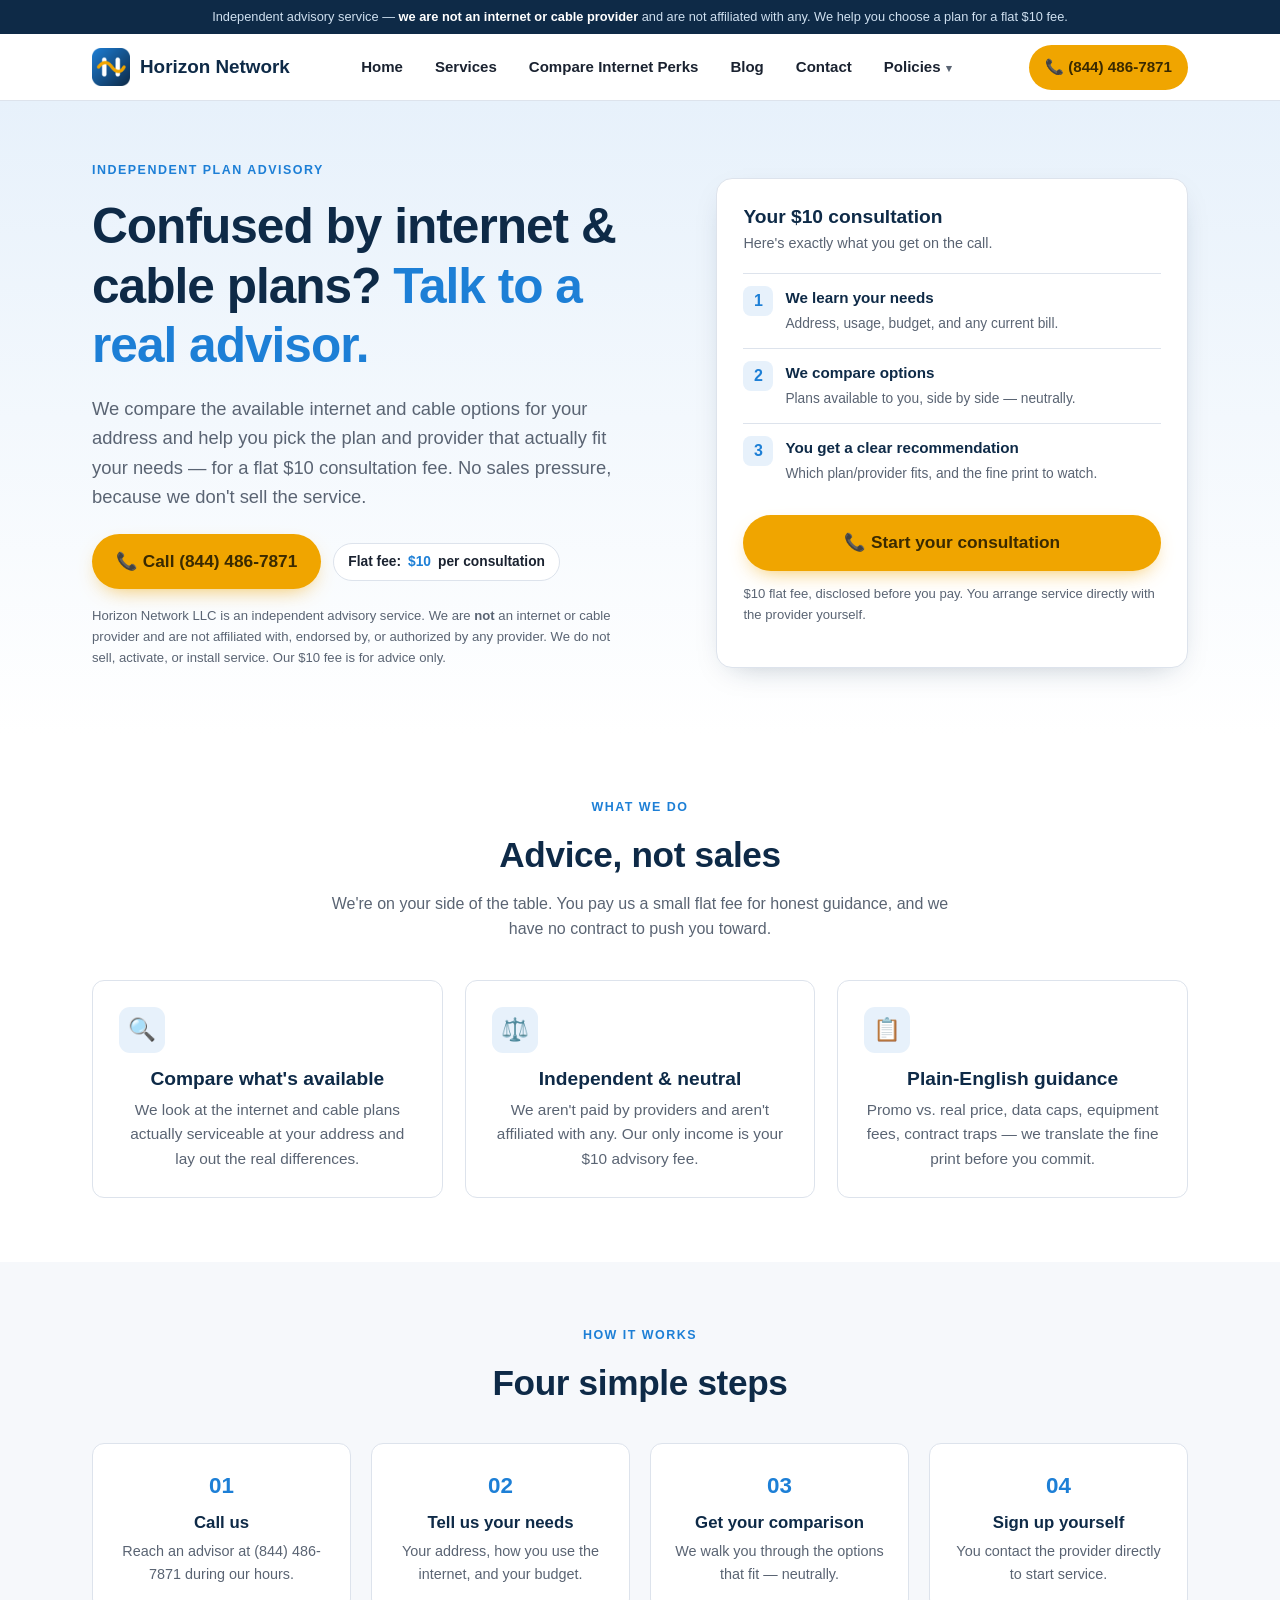
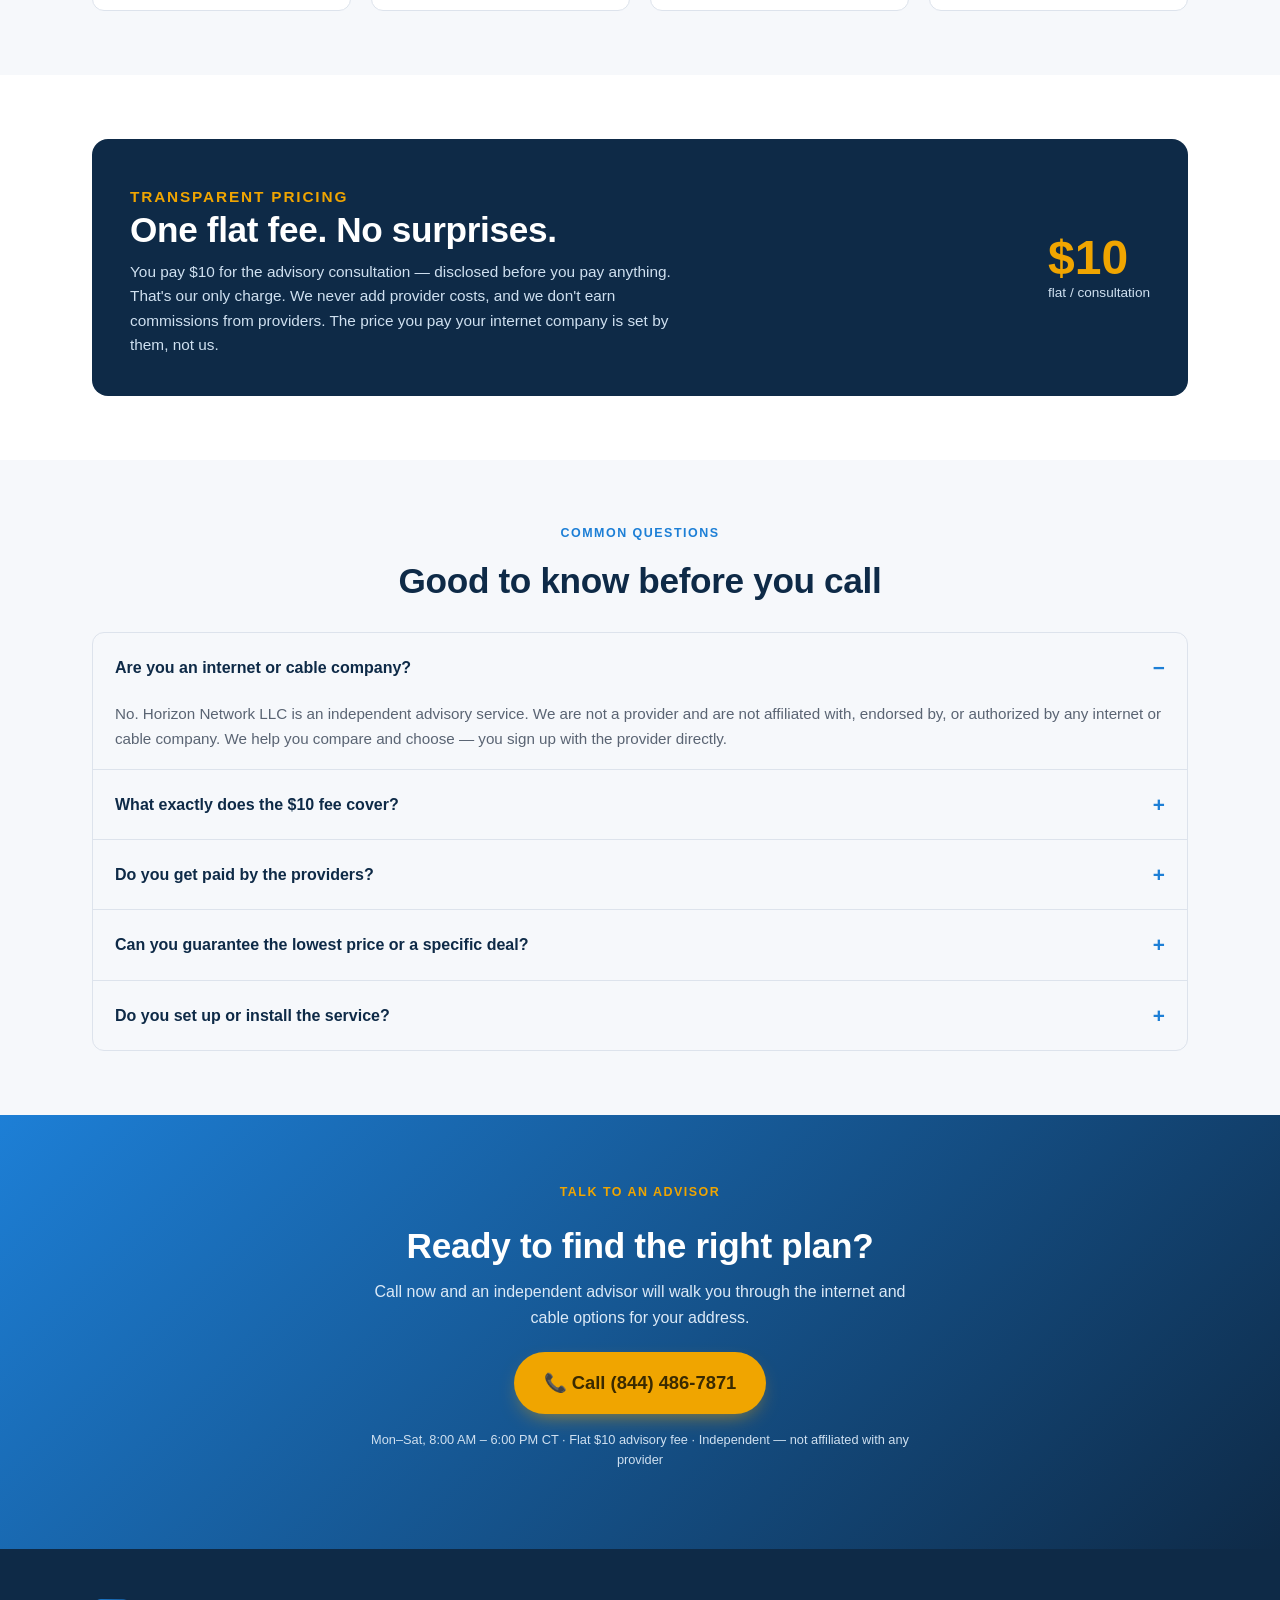
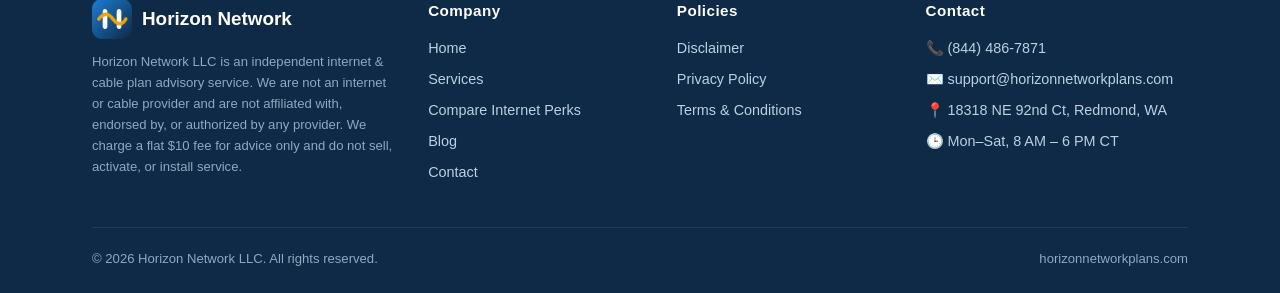
<file: index.html>
<!DOCTYPE html>
<html lang="en">

<head>
  <meta charset="UTF-8">
  <meta name="viewport" content="width=device-width, initial-scale=1.0">
  <title>Independent Internet & Cable Plan Advisor | Horizon Network LLC</title>
  <meta name="description"
    content="Horizon Network LLC is an independent advisory service. For a flat $10 fee we help you compare internet and cable plans and choose the right provider for your address. We are not a provider and not affiliated with any.">
  <link rel="canonical" href="https://horizonnetworkplans.com /">
  <meta property="og:type" content="website">
  <meta property="og:title" content="Independent Internet & Cable Plan Advisor | Horizon Network LLC">
  <meta property="og:description"
    content="Flat $10 advisory fee to help you compare internet/cable plans and pick the best provider for your address. Independent — not affiliated with any provider.">
  <meta property="og:url" content="https://horizonnetworkplans.com /">
  <meta name="robots" content="index,follow">
  <link rel="stylesheet" href="style.css">
  <script type="application/ld+json">
{
  "@context":"https://schema.org",
  "@type":"ProfessionalService",
  "name":"Horizon Network LLC",
  "description":"Independent advisory service that helps consumers compare internet and cable plans and choose a provider for a flat consultation fee. Not affiliated with any internet or cable provider.",
  "url":"https://horizonnetworkplans.com /",
  "telephone":"+1-833-442-5607",
  "email":"support@horizonnetworkplans.com ",
  "priceRange":"$10",
  "address":{"@type":"PostalAddress","streetAddress":"18318 NE 92nd Ct","addressLocality":"Redmond","addressRegion":"WA","addressCountry":"US"},
  "openingHoursSpecification":{"@type":"OpeningHoursSpecification","dayOfWeek":["Monday","Tuesday","Wednesday","Thursday","Friday","Saturday"],"opens":"08:00","closes":"18:00"},
  "areaServed":"US"
}
</script>
  <link rel="icon" href="assets/favicon-16.png" sizes="any">
  <link rel="icon" type="image/svg+xml" href="assets/icon.svg">
  <link rel="apple-touch-icon" href="apple-touch-icon.png">
  <link rel="manifest" href="site.webmanifest">
  <meta name="theme-color" content="#0e2a47">
</head>

<body>

  <div class="topbar">Independent advisory service — <b>we are not an internet or cable provider</b> and are not
    affiliated with any. We help you choose a plan for a flat $10 fee.</div>

  <header>
    <div class="wrap">
      <nav>
        <a href="index.html" class="brand"><img src="assets/icon-192.png" alt="Horizon Network" class="logo-img">Horizon
          Network</a>
        <ul class="menu" id="menu">
          <li><a href="index.html">Home</a></li>
          <li><a href="services.html">Services</a></li>
          <li><a href="compare.html">Compare Internet Perks</a></li>
          <li><a href="blog.html">Blog</a></li>
          <li><a href="contact.html">Contact</a></li>
          <li class="has-sub"><a href="#" aria-haspopup="true">Policies</a>
            <ul class="submenu">
              <li><a href="disclaimer.html">Disclaimer</a></li>
              <li><a href="privacy.html">Privacy Policy</a></li>
              <li><a href="terms.html">Terms &amp; Conditions</a></li>
            </ul>
          </li>
        </ul>
        <a href="tel:+18444867871" class="nav-call">📞 (844) 486-7871</a>
        <button class="burger" id="burger" aria-label="Menu">☰</button>
      </nav>
    </div>
  </header>

  <!-- HERO -->
  <section class="hero">
    <div class="wrap hero-grid">
      <div>
        <p class="eyebrow">Independent plan advisory</p>
        <h1>Confused by internet &amp; cable plans? <span>Talk to a real advisor.</span></h1>
        <p class="lead">We compare the available internet and cable options for your address and help you pick the plan
          and provider that actually fit your needs — for a flat $10 consultation fee. No sales pressure, because we
          don't sell the service.</p>
        <div class="cta-row">
          <a href="tel:+18444867871" class="btn btn-call">📞 Call (844) 486-7871</a>
          <span class="fee-pill">Flat fee: <b>$10</b> per consultation</span>
        </div>
        <p class="disc-inline">Horizon Network LLC is an independent advisory service. We are <strong>not</strong> an
          internet or cable provider and are not affiliated with, endorsed by, or authorized by any provider. We do not
          sell, activate, or install service. Our $10 fee is for advice only.</p>
      </div>
      <aside class="hero-card">
        <h3>Your $10 consultation</h3>
        <p class="sub">Here's exactly what you get on the call.</p>
        <div class="hc-row"><span class="ic">1</span>
          <div><b>We learn your needs</b><span>Address, usage, budget, and any current bill.</span></div>
        </div>
        <div class="hc-row"><span class="ic">2</span>
          <div><b>We compare options</b><span>Plans available to you, side by side — neutrally.</span></div>
        </div>
        <div class="hc-row"><span class="ic">3</span>
          <div><b>You get a clear recommendation</b><span>Which plan/provider fits, and the fine print to watch.</span>
          </div>
        </div>
        <a href="tel:+18444867871" class="btn btn-call">📞 Start your consultation</a>
        <p class="disc-inline" style="margin-top:12px">$10 flat fee, disclosed before you pay. You arrange service
          directly with the provider yourself.</p>
      </aside>
    </div>
  </section>

  <!-- WHAT WE DO -->
  <section class="block">
    <div class="wrap center">
      <p class="eyebrow">What we do</p>
      <h2>Advice, not sales</h2>
      <p class="lead">We're on your side of the table. You pay us a small flat fee for honest guidance, and we have no
        contract to push you toward.</p>
      <div class="grid-3">
        <div class="card">
          <div class="ic">🔍</div>
          <h3>Compare what's available</h3>
          <p>We look at the internet and cable plans actually serviceable at your address and lay out the real
            differences.</p>
        </div>
        <div class="card">
          <div class="ic">⚖️</div>
          <h3>Independent &amp; neutral</h3>
          <p>We aren't paid by providers and aren't affiliated with any. Our only income is your $10 advisory fee.</p>
        </div>
        <div class="card">
          <div class="ic">📋</div>
          <h3>Plain-English guidance</h3>
          <p>Promo vs. real price, data caps, equipment fees, contract traps — we translate the fine print before you
            commit.</p>
        </div>
      </div>
    </div>
  </section>

  <!-- HOW IT WORKS -->
  <section class="block bg-soft">
    <div class="wrap center">
      <p class="eyebrow">How it works</p>
      <h2>Four simple steps</h2>
      <div class="steps">
        <div class="stepc">
          <h3>Call us</h3>
          <p>Reach an advisor at (844) 486-7871 during our hours.</p>
        </div>
        <div class="stepc">
          <h3>Tell us your needs</h3>
          <p>Your address, how you use the internet, and your budget.</p>
        </div>
        <div class="stepc">
          <h3>Get your comparison</h3>
          <p>We walk you through the options that fit — neutrally.</p>
        </div>
        <div class="stepc">
          <h3>Sign up yourself</h3>
          <p>You contact the provider directly to start service.</p>
        </div>
      </div>
    </div>
  </section>

  <!-- FEE -->
  <section class="block">
    <div class="wrap">
      <div class="fee-box">
        <div>
          <p class="eyebrow" style="color:var(--amber)">Transparent pricing</p>
          <h2>One flat fee. No surprises.</h2>
          <p>You pay $10 for the advisory consultation — disclosed before you pay anything. That's our only charge. We
            never add provider costs, and we don't earn commissions from providers. The price you pay your internet
            company is set by them, not us.</p>
        </div>
        <div class="price">$10<small>flat / consultation</small></div>
      </div>
    </div>
  </section>

  <!-- FAQ -->
  <section class="block bg-soft">
    <div class="wrap">
      <div class="center">
        <p class="eyebrow">Common questions</p>
        <h2>Good to know before you call</h2>
      </div>
      <div class="faq">
        <details open>
          <summary>Are you an internet or cable company?</summary>
          <div class="ans">No. Horizon Network LLC is an independent advisory service. We are not a provider and are not
            affiliated with, endorsed by, or authorized by any internet or cable company. We help you compare and choose
            — you sign up with the provider directly.</div>
        </details>
        <details>
          <summary>What exactly does the $10 fee cover?</summary>
          <div class="ans">It covers a consultation in which we review the plans available at your address, compare them
            neutrally, and give you a clear recommendation plus the fine print to watch for. The fee is disclosed before
            you pay and is our only charge.</div>
        </details>
        <details>
          <summary>Do you get paid by the providers?</summary>
          <div class="ans">No. We do not receive commissions or referral payments from any provider. Our only income is
            the flat advisory fee you pay us. That's what keeps our advice neutral.</div>
        </details>
        <details>
          <summary>Can you guarantee the lowest price or a specific deal?</summary>
          <div class="ans">No. Plans, prices, and promotions are set by the providers and change frequently. We help you
            understand and compare your options, but we can't guarantee savings, availability, or any specific outcome.
          </div>
        </details>
        <details>
          <summary>Do you set up or install the service?</summary>
          <div class="ans">No. We provide advice only. After your consultation, you contact and contract with the
            provider yourself to start, change, or install service.</div>
        </details>
      </div>
    </div>
  </section>

  <!-- CALL BAND -->
  <section class="callband">
    <p class="eyebrow" style="color:var(--amber)">Talk to an advisor</p>
    <h2>Ready to find the right plan?</h2>
    <p>Call now and an independent advisor will walk you through the internet and cable options for your address.</p>
    <a href="tel:+18444867871" class="btn btn-call">📞 Call (844) 486-7871</a>
    <p class="micro">Mon–Sat, 8:00 AM – 6:00 PM CT · Flat $10 advisory fee · Independent — not affiliated with any
      provider</p>
  </section>

  <!-- FOOTER -->
  <footer>
    <div class="wrap">
      <div class="foot-grid">
        <div class="foot-brand">
          <a href="index.html" class="brand"><img src="assets/icon-192.png" alt="Horizon Network"
              class="logo-img">Horizon Network</a>
          <p class="foot-disc">Horizon Network LLC is an independent internet &amp; cable plan advisory service. We are
            not an internet or cable provider and are not affiliated with, endorsed by, or authorized by any provider.
            We charge a flat $10 fee for advice only and do not sell, activate, or install service.</p>
        </div>
        <div>
          <h4>Company</h4>
          <ul>
            <li><a href="index.html">Home</a></li>
            <li><a href="services.html">Services</a></li>
            <li><a href="compare.html">Compare Internet Perks</a></li>
            <li><a href="blog.html">Blog</a></li>
            <li><a href="contact.html">Contact</a></li>
          </ul>
        </div>
        <div>
          <h4>Policies</h4>
          <ul>
            <li><a href="disclaimer.html">Disclaimer</a></li>
            <li><a href="privacy.html">Privacy Policy</a></li>
            <li><a href="terms.html">Terms &amp; Conditions</a></li>
          </ul>
        </div>
        <div>
          <h4>Contact</h4>
          <ul>
            <li>📞 <a href="tel:+18444867871">(844) 486-7871</a></li>
            <li>✉️ <a href="mailto:support@horizonnetworkplans.com ">support@horizonnetworkplans.com </a></li>
            <li>📍 18318 NE 92nd Ct, Redmond, WA</li>
            <li>🕒 Mon–Sat, 8 AM – 6 PM CT</li>
          </ul>
        </div>
      </div>
      <div class="foot-bottom">
        <span>© 2026 Horizon Network LLC. All rights reserved.</span>
        <span>horizonnetworkplans.com </span>
      </div>
    </div>
  </footer>

  <!-- STICKY MOBILE CALL BAR -->
  <div class="callbar">
    <div class="cb-info"><b>Independent plan advisor</b><span>Flat $10 · Mon–Sat 8 AM–6 PM CT</span></div>
    <a href="tel:+18444867871">📞 Call now</a>
  </div>

  <script>
    document.getElementById('burger').addEventListener('click', () => document.getElementById('menu').classList.toggle('open'));
  </script>
</body>

</html>
</file>
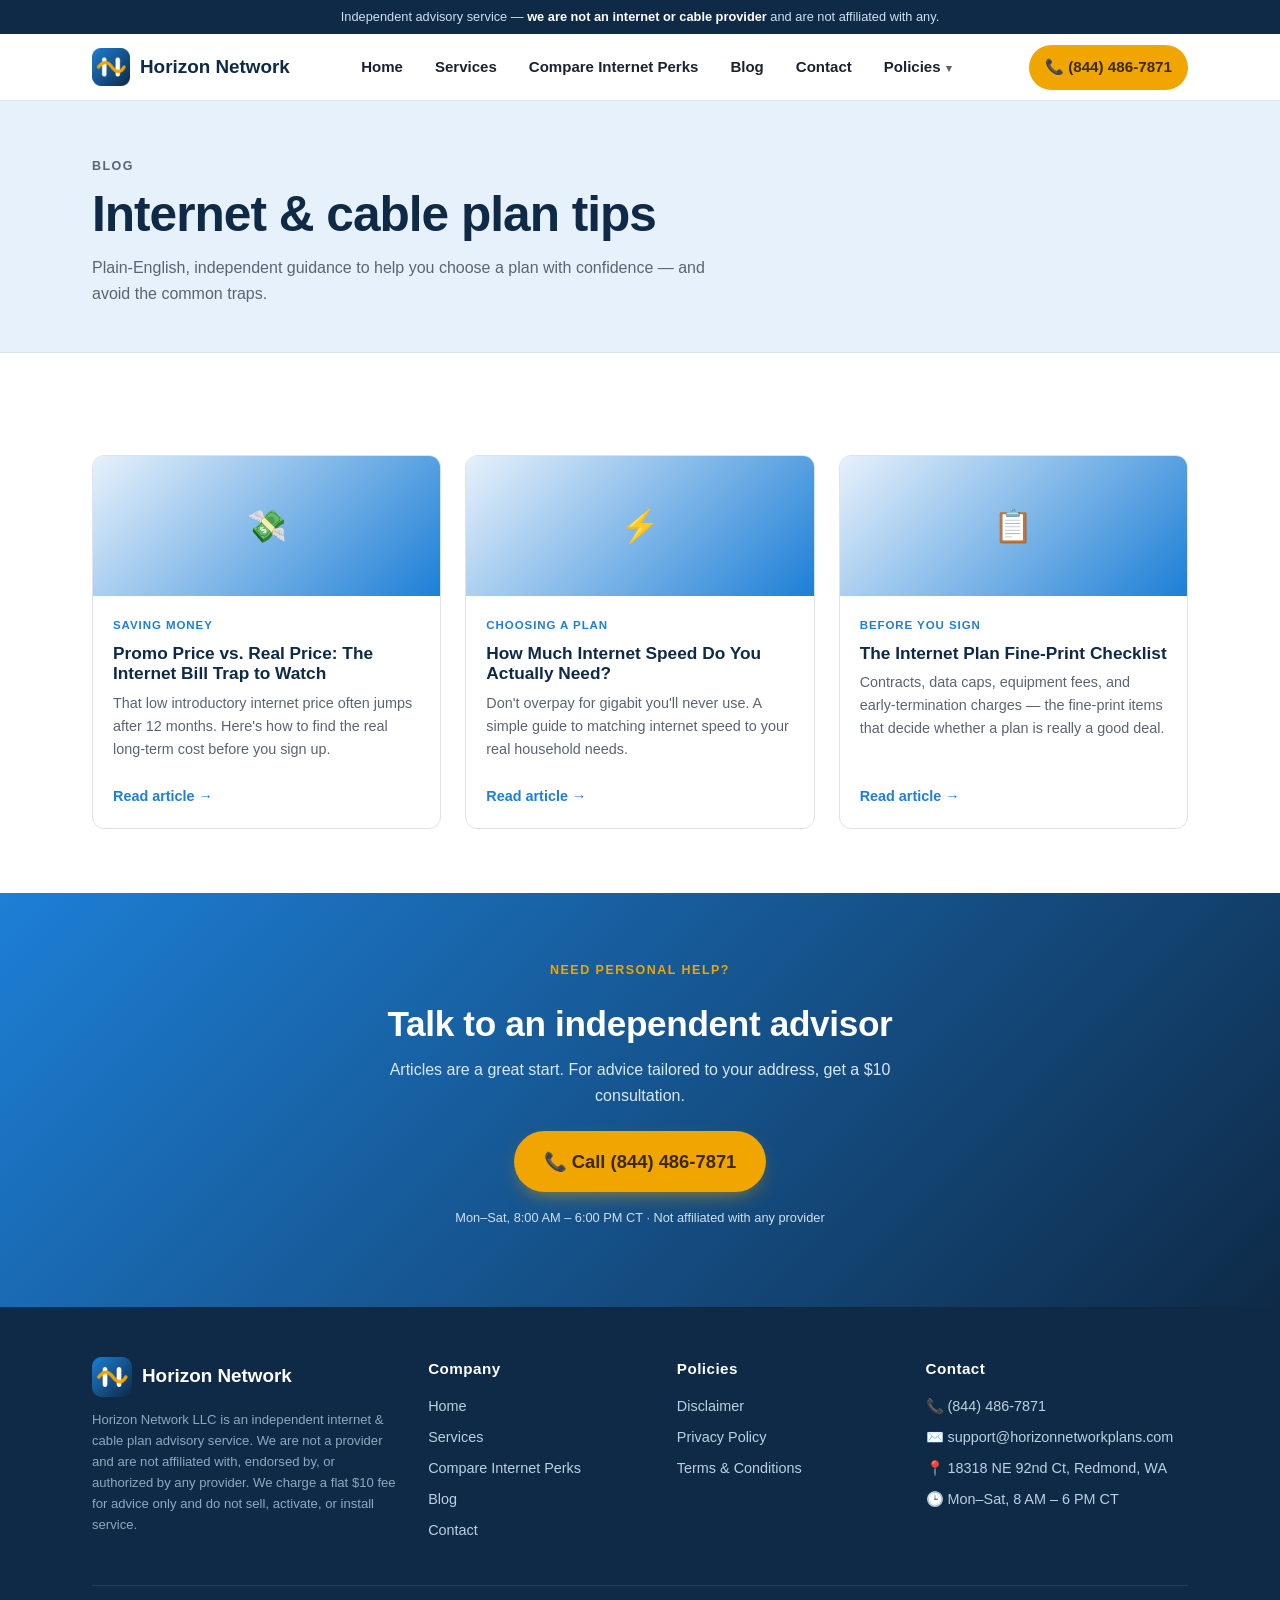
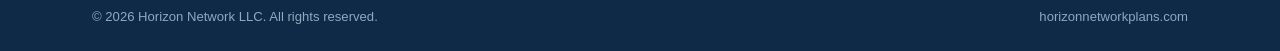
<file: blog.html>
<!DOCTYPE html>
<html lang="en">

<head>
  <meta charset="UTF-8">
  <meta name="viewport" content="width=device-width, initial-scale=1.0">
  <title>Blog: Internet & Cable Plan Tips | Horizon Network LLC</title>
  <meta name="description"
    content="Independent tips on choosing internet and cable plans — promo pricing, speed, contracts, data caps, and fine print. From Horizon Network LLC.">
  <link rel="canonical" href="https://horizonnetworkplans.com /blog.html">
  <meta name="robots" content="index,follow">
  <link rel="stylesheet" href="style.css">
  <link rel="icon" href="assets/favicon-16.png" sizes="any">
  <link rel="icon" type="image/svg+xml" href="assets/icon.svg">
  <link rel="apple-touch-icon" href="apple-touch-icon.png">
  <link rel="manifest" href="site.webmanifest">
  <meta name="theme-color" content="#0e2a47">
</head>

<body>
  <div class="topbar">Independent advisory service — <b>we are not an internet or cable provider</b> and are not
    affiliated with any.</div>
  <header>
    <div class="wrap">
      <nav>
        <a href="index.html" class="brand"><img src="assets/icon-192.png" alt="Horizon Network" class="logo-img">Horizon
          Network</a>
        <ul class="menu" id="menu">
          <li><a href="index.html">Home</a></li>
          <li><a href="services.html">Services</a></li>
          <li><a href="compare.html">Compare Internet Perks</a></li>
          <li><a href="blog.html">Blog</a></li>
          <li><a href="contact.html">Contact</a></li>
          <li class="has-sub"><a href="#">Policies</a>
            <ul class="submenu">
              <li><a href="disclaimer.html">Disclaimer</a></li>
              <li><a href="privacy.html">Privacy Policy</a></li>
              <li><a href="terms.html">Terms &amp; Conditions</a></li>
            </ul>
          </li>
        </ul>
        <a href="tel:+18444867871" class="nav-call">📞 (844) 486-7871</a>
        <button class="burger" id="burger" aria-label="Menu">☰</button>
      </nav>
    </div>
  </header>
  <div class="page-head">
    <div class="wrap">
      <p class="eyebrow">Blog</p>
      <h1>Internet &amp; cable plan tips</h1>
      <p>Plain-English, independent guidance to help you choose a plan with confidence — and avoid the common traps.</p>
    </div>
  </div>
  <section class="block">
    <div class="wrap">
      <div class="post-grid"><a class="post-card" href="blog/promo-price-vs-real-price.html">
          <div class="thumb">💸</div>
          <div class="pc-body"><span class="tag">Saving money</span>
            <h3>Promo Price vs. Real Price: The Internet Bill Trap to Watch</h3>
            <p>That low introductory internet price often jumps after 12 months. Here's how to find the real long-term
              cost before you sign up.</p><span class="read">Read article →</span>
          </div>
        </a><a class="post-card" href="blog/how-much-internet-speed-do-you-need.html">
          <div class="thumb">⚡</div>
          <div class="pc-body"><span class="tag">Choosing a plan</span>
            <h3>How Much Internet Speed Do You Actually Need?</h3>
            <p>Don't overpay for gigabit you'll never use. A simple guide to matching internet speed to your real
              household needs.</p><span class="read">Read article →</span>
          </div>
        </a><a class="post-card" href="blog/internet-plan-fine-print-checklist.html">
          <div class="thumb">📋</div>
          <div class="pc-body"><span class="tag">Before you sign</span>
            <h3>The Internet Plan Fine-Print Checklist</h3>
            <p>Contracts, data caps, equipment fees, and early-termination charges — the fine-print items that decide
              whether a plan is really a good deal.</p><span class="read">Read article →</span>
          </div>
        </a></div>
    </div>
  </section>
  <section class="callband">
    <p class="eyebrow" style="color:var(--amber)">Need personal help?</p>
    <h2>Talk to an independent advisor</h2>
    <p>Articles are a great start. For advice tailored to your address, get a $10 consultation.</p><a
      href="tel:+18444867871" class="btn btn-call">📞 Call (844) 486-7871</a>
    <p class="micro">Mon–Sat, 8:00 AM – 6:00 PM CT · Not affiliated with any provider</p>
  </section>
  <footer>
    <div class="wrap">
      <div class="foot-grid">
        <div class="foot-brand"><a href="index.html" class="brand"><img src="assets/icon-192.png" alt="Horizon Network"
              class="logo-img">Horizon Network</a>
          <p class="foot-disc">Horizon Network LLC is an independent internet &amp; cable plan advisory service. We are
            not a provider and are not affiliated with, endorsed by, or authorized by any provider. We charge a flat $10
            fee for advice only and do not sell, activate, or install service.</p>
        </div>
        <div>
          <h4>Company</h4>
          <ul>
            <li><a href="index.html">Home</a></li>
            <li><a href="services.html">Services</a></li>
            <li><a href="compare.html">Compare Internet Perks</a></li>
            <li><a href="blog.html">Blog</a></li>
            <li><a href="contact.html">Contact</a></li>
          </ul>
        </div>
        <div>
          <h4>Policies</h4>
          <ul>
            <li><a href="disclaimer.html">Disclaimer</a></li>
            <li><a href="privacy.html">Privacy Policy</a></li>
            <li><a href="terms.html">Terms &amp; Conditions</a></li>
          </ul>
        </div>
        <div>
          <h4>Contact</h4>
          <ul>
            <li>📞 <a href="tel:+18444867871">(844) 486-7871</a></li>
            <li>✉️ <a href="mailto:support@horizonnetworkplans.com ">support@horizonnetworkplans.com </a></li>
            <li>📍 18318 NE 92nd Ct, Redmond, WA</li>
            <li>🕒 Mon–Sat, 8 AM – 6 PM CT</li>
          </ul>
        </div>
      </div>
      <div class="foot-bottom"><span>© 2026 Horizon Network LLC. All rights
          reserved.</span><span>horizonnetworkplans.com </span></div>
    </div>
  </footer>
  <div class="callbar">
    <div class="cb-info"><b>Independent plan advisor</b><span>Flat $10 · Mon–Sat 8 AM–6 PM CT</span></div><a
      href="tel:+18444867871">📞 Call now</a>
  </div>
  <script>document.getElementById('burger').addEventListener('click', () => document.getElementById('menu').classList.toggle('open'));</script>
</body>

</html>
</file>
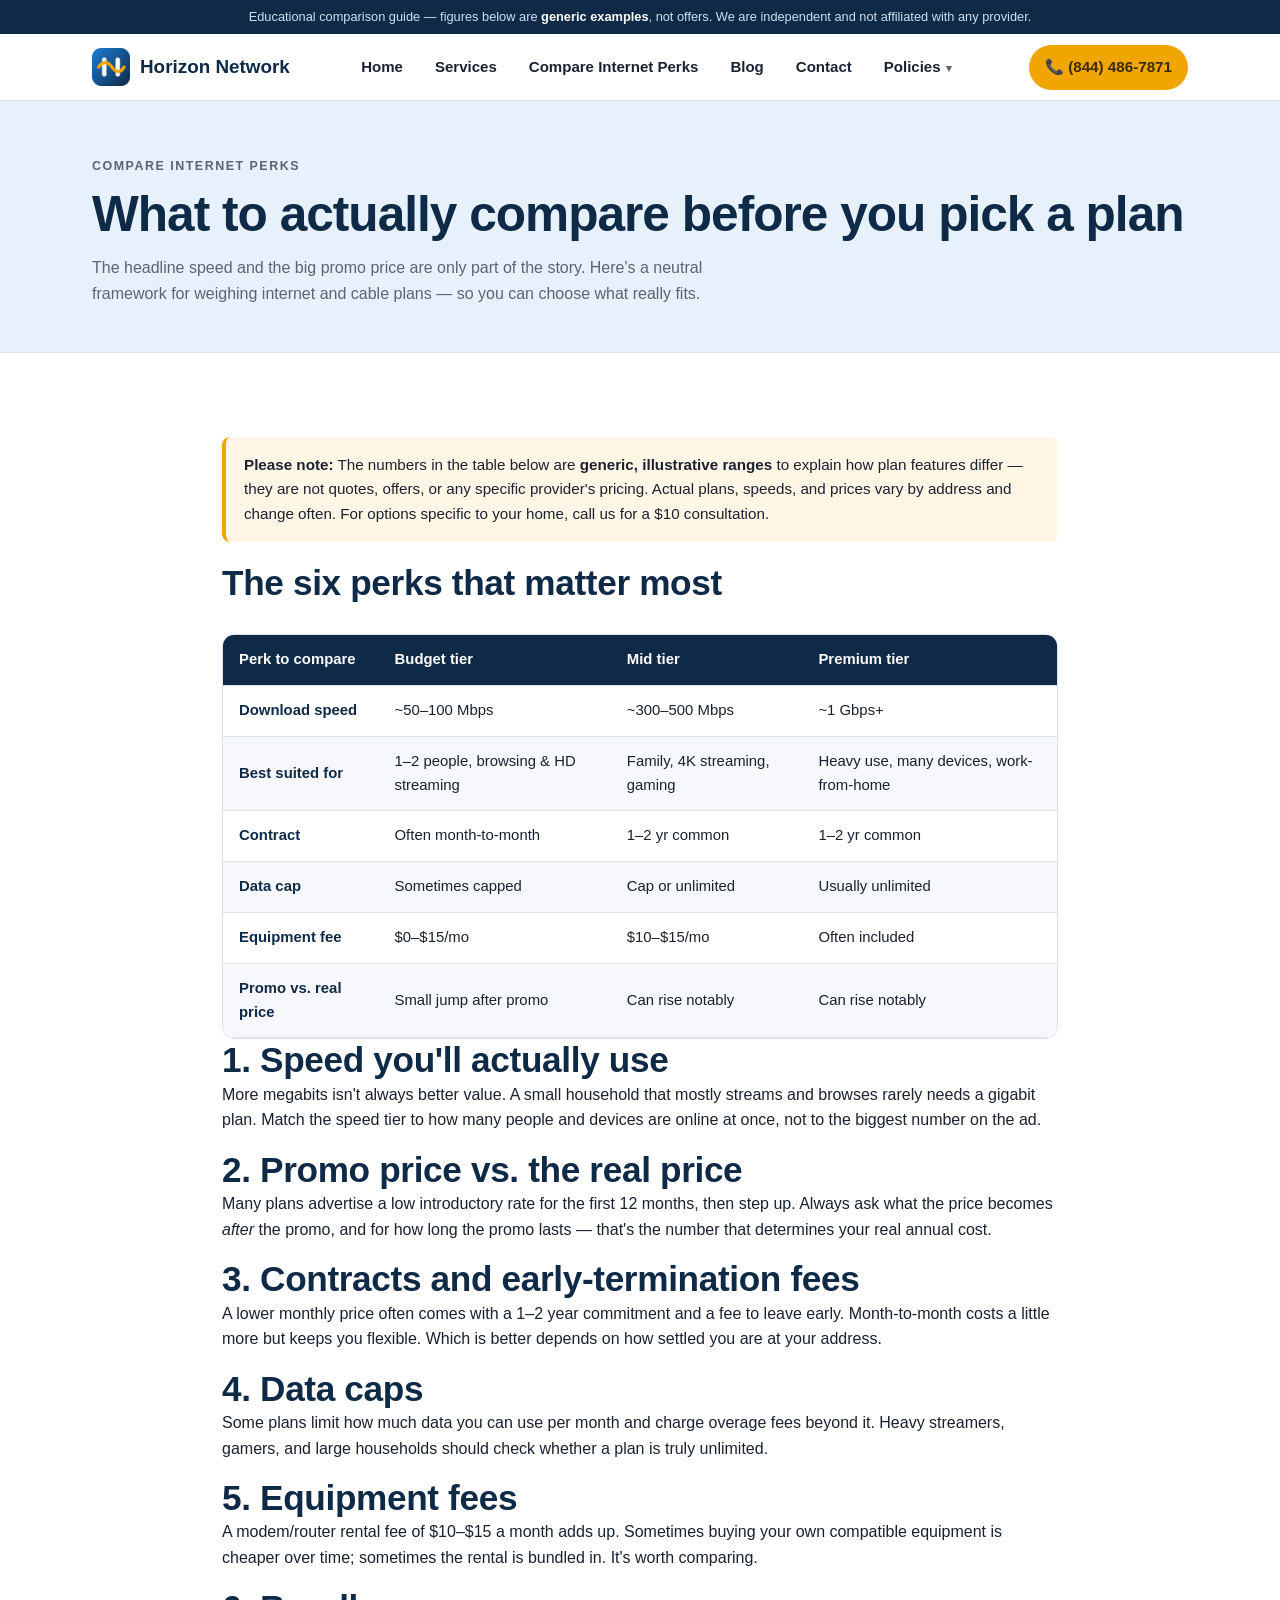
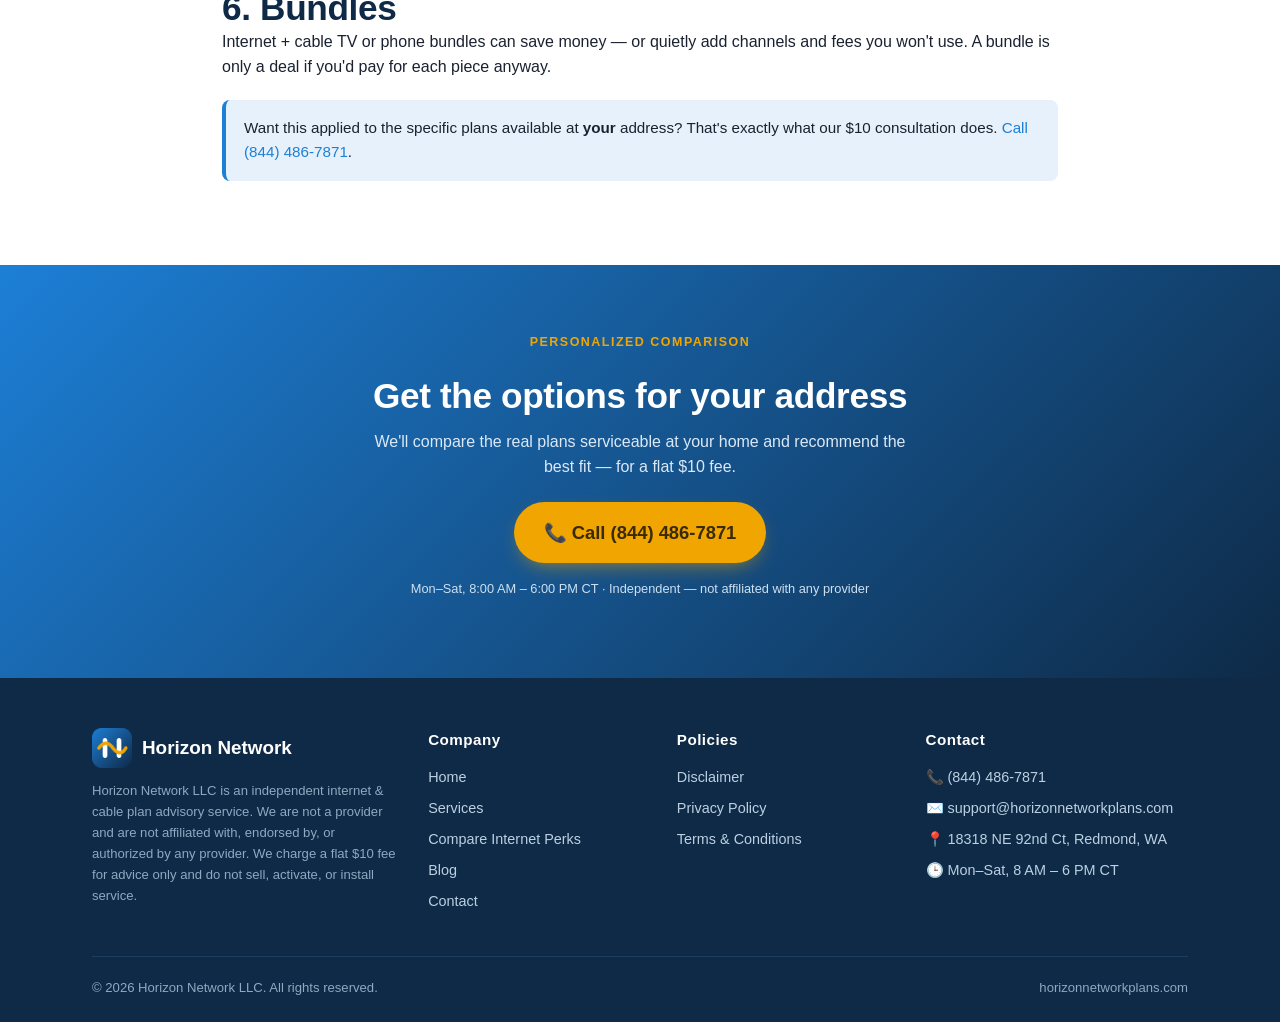
<file: compare.html>
<!DOCTYPE html>
<html lang="en">

<head>
  <meta charset="UTF-8">
  <meta name="viewport" content="width=device-width, initial-scale=1.0">
  <title>Compare Internet Perks: Speed, Price, Contracts & Fees | Horizon Network LLC</title>
  <meta name="description"
    content="A neutral guide to comparing internet & cable plan perks — speed tiers, promo vs real price, data caps, contracts, and equipment fees. Educational only; we are independent and not affiliated with any provider.">
  <link rel="canonical" href="https://horizonnetworkplans.com /compare.html">
  <meta property="og:title" content="Compare Internet Perks | Horizon Network LLC">
  <meta property="og:url" content="https://horizonnetworkplans.com /compare.html">
  <link rel="stylesheet" href="style.css">
  <link rel="icon" href="assets/favicon-16.png" sizes="any">
  <link rel="icon" type="image/svg+xml" href="assets/icon.svg">
  <link rel="apple-touch-icon" href="apple-touch-icon.png">
  <link rel="manifest" href="site.webmanifest">
  <meta name="theme-color" content="#0e2a47">
</head>

<body>
  <div class="topbar">Educational comparison guide — figures below are <b>generic examples</b>, not offers. We are
    independent and not affiliated with any provider.</div>
  <header>
    <div class="wrap">
      <nav>
        <a href="index.html" class="brand"><img src="assets/icon-192.png" alt="Horizon Network" class="logo-img">Horizon
          Network</a>
        <ul class="menu" id="menu">
          <li><a href="index.html">Home</a></li>
          <li><a href="services.html">Services</a></li>
          <li><a href="compare.html">Compare Internet Perks</a></li>
          <li><a href="blog.html">Blog</a></li>
          <li><a href="contact.html">Contact</a></li>
          <li class="has-sub"><a href="#">Policies</a>
            <ul class="submenu">
              <li><a href="disclaimer.html">Disclaimer</a></li>
              <li><a href="privacy.html">Privacy Policy</a></li>
              <li><a href="terms.html">Terms &amp; Conditions</a></li>
            </ul>
          </li>
        </ul>
        <a href="tel:+18444867871" class="nav-call">📞 (844) 486-7871</a>
        <button class="burger" id="burger" aria-label="Menu">☰</button>
      </nav>
    </div>
  </header>

  <div class="page-head">
    <div class="wrap">
      <p class="eyebrow">Compare internet perks</p>
      <h1>What to actually compare before you pick a plan</h1>
      <p>The headline speed and the big promo price are only part of the story. Here's a neutral framework for weighing
        internet and cable plans — so you can choose what really fits.</p>
    </div>
  </div>

  <section class="block">
    <div class="wrap" style="max-width:880px">
      <div class="callout warn"><strong>Please note:</strong> The numbers in the table below are <strong>generic,
          illustrative ranges</strong> to explain how plan features differ — they are not quotes, offers, or any
        specific provider's pricing. Actual plans, speeds, and prices vary by address and change often. For options
        specific to your home, call us for a $10 consultation.</div>

      <h2>The six perks that matter most</h2>
      <div class="table-scroll">
        <table class="compare">
          <thead>
            <tr>
              <th>Perk to compare</th>
              <th>Budget tier</th>
              <th>Mid tier</th>
              <th>Premium tier</th>
            </tr>
          </thead>
          <tbody>
            <tr>
              <td>Download speed</td>
              <td>~50–100 Mbps</td>
              <td>~300–500 Mbps</td>
              <td>~1 Gbps+</td>
            </tr>
            <tr>
              <td>Best suited for</td>
              <td>1–2 people, browsing &amp; HD streaming</td>
              <td>Family, 4K streaming, gaming</td>
              <td>Heavy use, many devices, work-from-home</td>
            </tr>
            <tr>
              <td>Contract</td>
              <td>Often month-to-month</td>
              <td>1–2 yr common</td>
              <td>1–2 yr common</td>
            </tr>
            <tr>
              <td>Data cap</td>
              <td>Sometimes capped</td>
              <td>Cap or unlimited</td>
              <td>Usually unlimited</td>
            </tr>
            <tr>
              <td>Equipment fee</td>
              <td>$0–$15/mo</td>
              <td>$10–$15/mo</td>
              <td>Often included</td>
            </tr>
            <tr>
              <td>Promo vs. real price</td>
              <td>Small jump after promo</td>
              <td>Can rise notably</td>
              <td>Can rise notably</td>
            </tr>
          </tbody>
        </table>
      </div>

      <h2>1. Speed you'll actually use</h2>
      <p>More megabits isn't always better value. A small household that mostly streams and browses rarely needs a
        gigabit plan. Match the speed tier to how many people and devices are online at once, not to the biggest number
        on the ad.</p>

      <h2>2. Promo price vs. the real price</h2>
      <p>Many plans advertise a low introductory rate for the first 12 months, then step up. Always ask what the price
        becomes <em>after</em> the promo, and for how long the promo lasts — that's the number that determines your real
        annual cost.</p>

      <h2>3. Contracts and early-termination fees</h2>
      <p>A lower monthly price often comes with a 1–2 year commitment and a fee to leave early. Month-to-month costs a
        little more but keeps you flexible. Which is better depends on how settled you are at your address.</p>

      <h2>4. Data caps</h2>
      <p>Some plans limit how much data you can use per month and charge overage fees beyond it. Heavy streamers,
        gamers, and large households should check whether a plan is truly unlimited.</p>

      <h2>5. Equipment fees</h2>
      <p>A modem/router rental fee of $10–$15 a month adds up. Sometimes buying your own compatible equipment is cheaper
        over time; sometimes the rental is bundled in. It's worth comparing.</p>

      <h2>6. Bundles</h2>
      <p>Internet + cable TV or phone bundles can save money — or quietly add channels and fees you won't use. A bundle
        is only a deal if you'd pay for each piece anyway.</p>

      <div class="callout">Want this applied to the specific plans available at <strong>your</strong> address? That's
        exactly what our $10 consultation does. <a href="tel:+18444867871">Call (844) 486-7871</a>.</div>
    </div>
  </section>

  <section class="callband">
    <p class="eyebrow" style="color:var(--amber)">Personalized comparison</p>
    <h2>Get the options for your address</h2>
    <p>We'll compare the real plans serviceable at your home and recommend the best fit — for a flat $10 fee.</p>
    <a href="tel:+18444867871" class="btn btn-call">📞 Call (844) 486-7871</a>
    <p class="micro">Mon–Sat, 8:00 AM – 6:00 PM CT · Independent — not affiliated with any provider</p>
  </section>

  <footer>
    <div class="wrap">
      <div class="foot-grid">
        <div class="foot-brand"><a href="index.html" class="brand"><img src="assets/icon-192.png" alt="Horizon Network"
              class="logo-img">Horizon Network</a>
          <p class="foot-disc">Horizon Network LLC is an independent internet &amp; cable plan advisory service. We are
            not a provider and are not affiliated with, endorsed by, or authorized by any provider. We charge a flat $10
            fee for advice only and do not sell, activate, or install service.</p>
        </div>
        <div>
          <h4>Company</h4>
          <ul>
            <li><a href="index.html">Home</a></li>
            <li><a href="services.html">Services</a></li>
            <li><a href="compare.html">Compare Internet Perks</a></li>
            <li><a href="blog.html">Blog</a></li>
            <li><a href="contact.html">Contact</a></li>
          </ul>
        </div>
        <div>
          <h4>Policies</h4>
          <ul>
            <li><a href="disclaimer.html">Disclaimer</a></li>
            <li><a href="privacy.html">Privacy Policy</a></li>
            <li><a href="terms.html">Terms &amp; Conditions</a></li>
          </ul>
        </div>
        <div>
          <h4>Contact</h4>
          <ul>
            <li>📞 <a href="tel:+18444867871">(844) 486-7871</a></li>
            <li>✉️ <a href="mailto:support@horizonnetworkplans.com ">support@horizonnetworkplans.com </a></li>
            <li>📍 18318 NE 92nd Ct, Redmond, WA</li>
            <li>🕒 Mon–Sat, 8 AM – 6 PM CT</li>
          </ul>
        </div>
      </div>
      <div class="foot-bottom"><span>© 2026 Horizon Network LLC. All rights
          reserved.</span><span>horizonnetworkplans.com </span></div>
    </div>
  </footer>
  <div class="callbar">
    <div class="cb-info"><b>Independent plan advisor</b><span>Flat $10 · Mon–Sat 8 AM–6 PM CT</span></div><a
      href="tel:+18444867871">📞 Call now</a>
  </div>
  <script>document.getElementById('burger').addEventListener('click', () => document.getElementById('menu').classList.toggle('open'));</script>
</body>

</html>
</file>
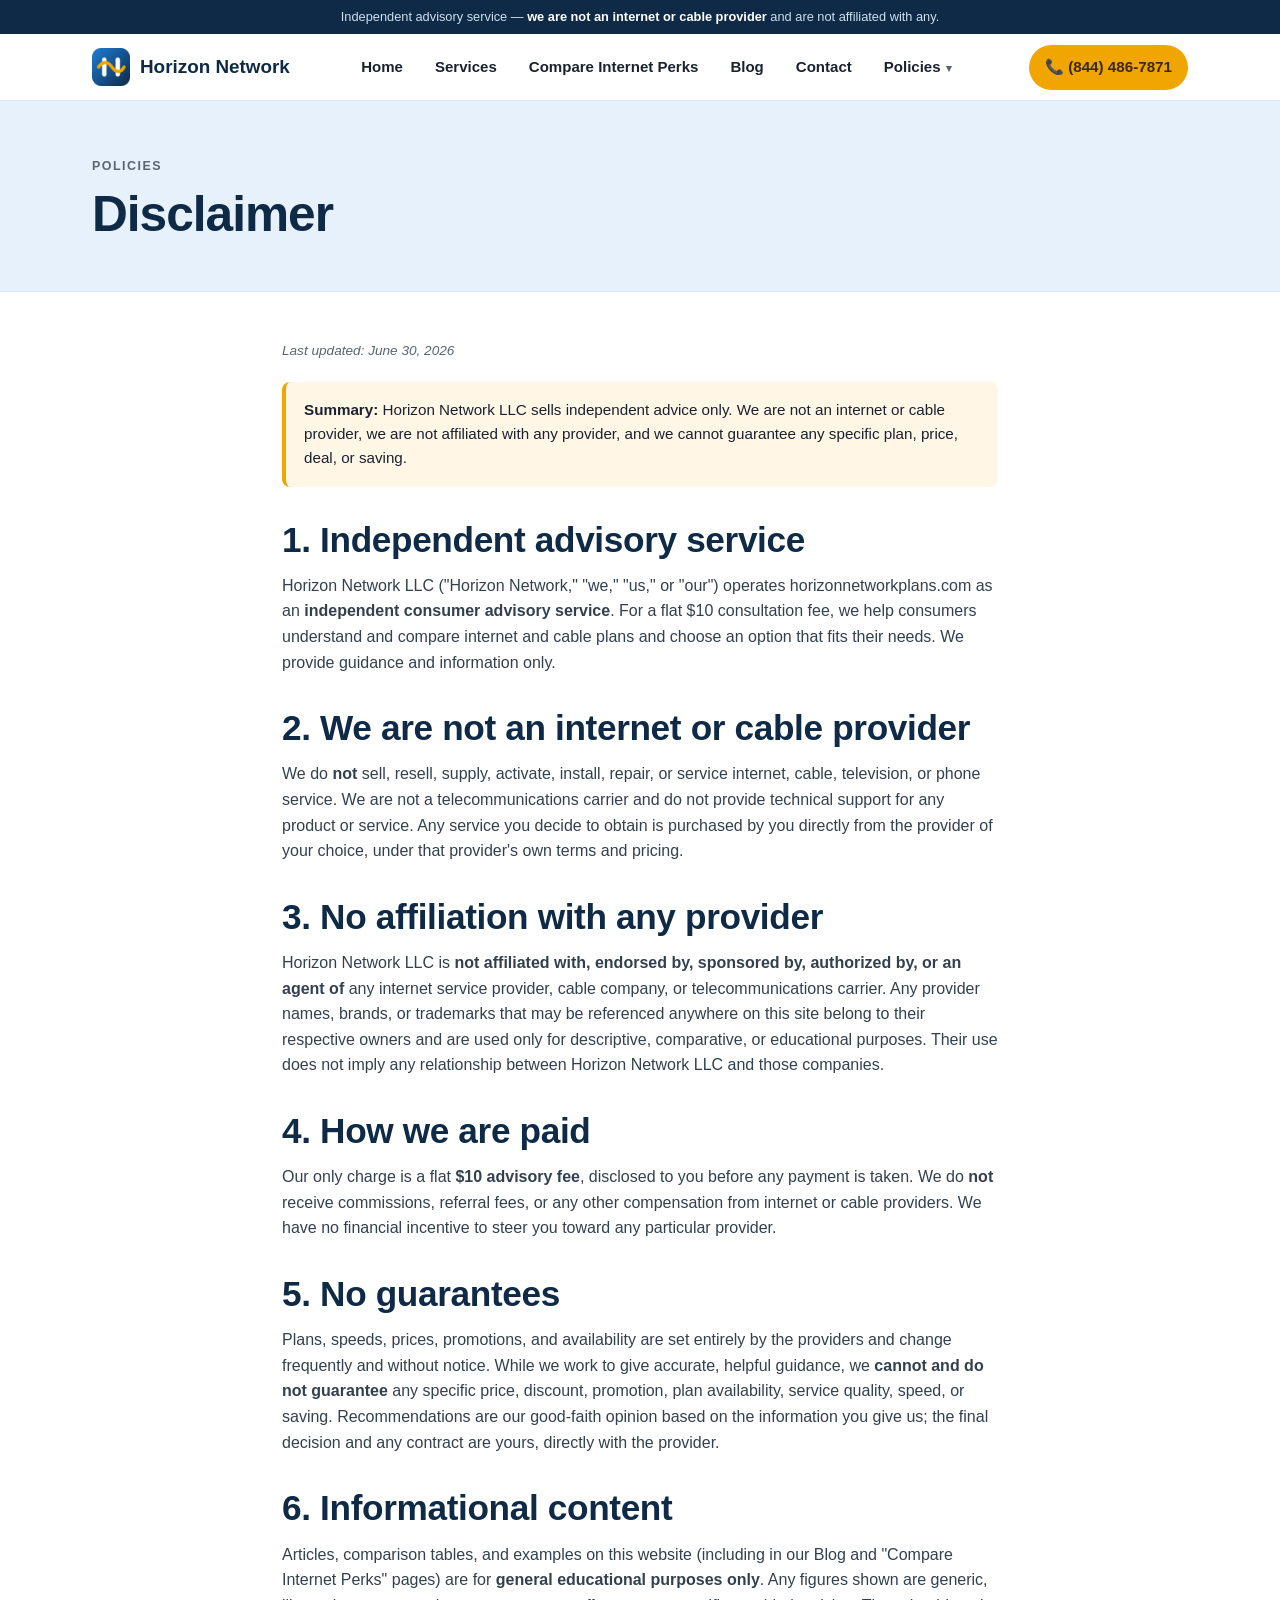
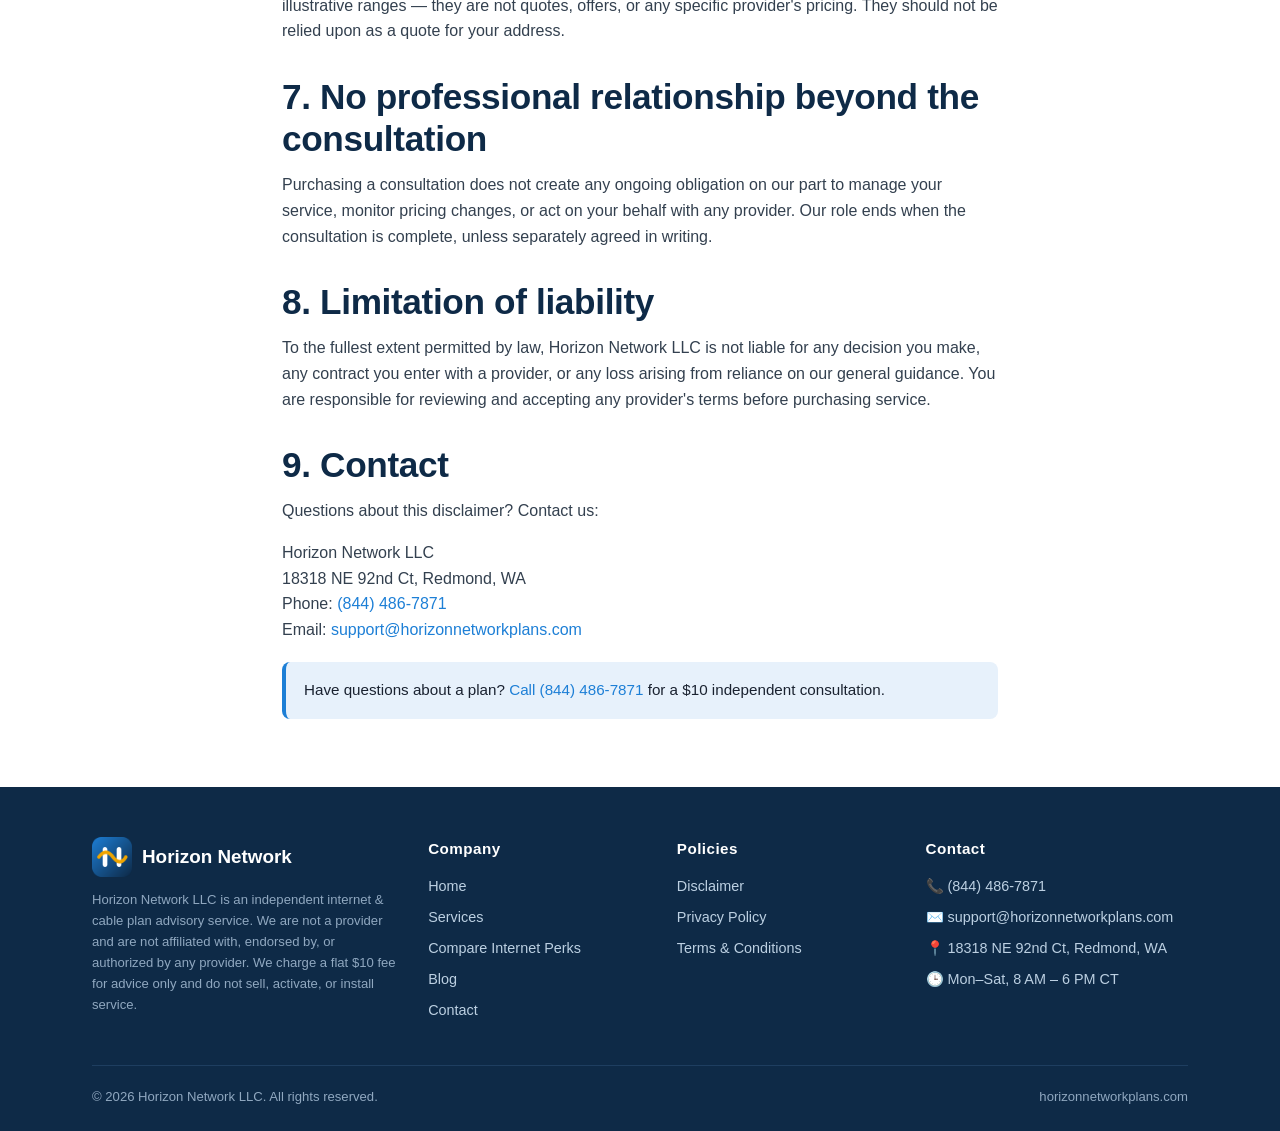
<file: disclaimer.html>
<!DOCTYPE html>
<html lang="en">

<head>
  <meta charset="UTF-8">
  <meta name="viewport" content="width=device-width, initial-scale=1.0">
  <title>Disclaimer | Horizon Network LLC</title>
  <meta name="description"
    content="Horizon Network LLC disclaimer: we are an independent advisory service, not an internet or cable provider, and not affiliated with any provider. Advice only, for a flat $10 fee.">
  <link rel="canonical" href="https://horizonnetworkplans.com /disclaimer.html">
  <meta name="robots" content="index,follow">
  <link rel="stylesheet" href="style.css">
  <link rel="icon" href="assets/favicon-16.png" sizes="any">
  <link rel="icon" type="image/svg+xml" href="assets/icon.svg">
  <link rel="apple-touch-icon" href="apple-touch-icon.png">
  <link rel="manifest" href="site.webmanifest">
  <meta name="theme-color" content="#0e2a47">
</head>

<body>
  <div class="topbar">Independent advisory service — <b>we are not an internet or cable provider</b> and are not
    affiliated with any.</div>
  <header>
    <div class="wrap">
      <nav>
        <a href="index.html" class="brand"><img src="assets/icon-192.png" alt="Horizon Network" class="logo-img">Horizon
          Network</a>
        <ul class="menu" id="menu">
          <li><a href="index.html">Home</a></li>
          <li><a href="services.html">Services</a></li>
          <li><a href="compare.html">Compare Internet Perks</a></li>
          <li><a href="blog.html">Blog</a></li>
          <li><a href="contact.html">Contact</a></li>
          <li class="has-sub"><a href="#">Policies</a>
            <ul class="submenu">
              <li><a href="disclaimer.html">Disclaimer</a></li>
              <li><a href="privacy.html">Privacy Policy</a></li>
              <li><a href="terms.html">Terms &amp; Conditions</a></li>
            </ul>
          </li>
        </ul>
        <a href="tel:+18444867871" class="nav-call">📞 (844) 486-7871</a>
        <button class="burger" id="burger" aria-label="Menu">☰</button>
      </nav>
    </div>
  </header>

  <div class="page-head">
    <div class="wrap">
      <p class="eyebrow">Policies</p>
      <h1>Disclaimer</h1>
    </div>
  </div>

  <article class="prose">
    <p class="updated">Last updated: June 30, 2026</p>

    <div class="callout warn"><strong>Summary:</strong> Horizon Network LLC sells independent advice only. We are not an
      internet or cable provider, we are not affiliated with any provider, and we cannot guarantee any specific plan,
      price, deal, or saving.</div>

    <h2>1. Independent advisory service</h2>
    <p>Horizon Network LLC ("Horizon Network," "we," "us," or "our") operates horizonnetworkplans.com as an
      <strong>independent consumer advisory service</strong>. For a flat $10 consultation fee, we help consumers
      understand and compare internet and cable plans and choose an option that fits their needs. We provide guidance
      and information only.
    </p>

    <h2>2. We are not an internet or cable provider</h2>
    <p>We do <strong>not</strong> sell, resell, supply, activate, install, repair, or service internet, cable,
      television, or phone service. We are not a telecommunications carrier and do not provide technical support for any
      product or service. Any service you decide to obtain is purchased by you directly from the provider of your
      choice, under that provider's own terms and pricing.</p>

    <h2>3. No affiliation with any provider</h2>
    <p>Horizon Network LLC is <strong>not affiliated with, endorsed by, sponsored by, authorized by, or an agent
        of</strong> any internet service provider, cable company, or telecommunications carrier. Any provider names,
      brands, or trademarks that may be referenced anywhere on this site belong to their respective owners and are used
      only for descriptive, comparative, or educational purposes. Their use does not imply any relationship between
      Horizon Network LLC and those companies.</p>

    <h2>4. How we are paid</h2>
    <p>Our only charge is a flat <strong>$10 advisory fee</strong>, disclosed to you before any payment is taken. We do
      <strong>not</strong> receive commissions, referral fees, or any other compensation from internet or cable
      providers. We have no financial incentive to steer you toward any particular provider.
    </p>

    <h2>5. No guarantees</h2>
    <p>Plans, speeds, prices, promotions, and availability are set entirely by the providers and change frequently and
      without notice. While we work to give accurate, helpful guidance, we <strong>cannot and do not guarantee</strong>
      any specific price, discount, promotion, plan availability, service quality, speed, or saving. Recommendations are
      our good-faith opinion based on the information you give us; the final decision and any contract are yours,
      directly with the provider.</p>

    <h2>6. Informational content</h2>
    <p>Articles, comparison tables, and examples on this website (including in our Blog and "Compare Internet Perks"
      pages) are for <strong>general educational purposes only</strong>. Any figures shown are generic, illustrative
      ranges — they are not quotes, offers, or any specific provider's pricing. They should not be relied upon as a
      quote for your address.</p>

    <h2>7. No professional relationship beyond the consultation</h2>
    <p>Purchasing a consultation does not create any ongoing obligation on our part to manage your service, monitor
      pricing changes, or act on your behalf with any provider. Our role ends when the consultation is complete, unless
      separately agreed in writing.</p>

    <h2>8. Limitation of liability</h2>
    <p>To the fullest extent permitted by law, Horizon Network LLC is not liable for any decision you make, any contract
      you enter with a provider, or any loss arising from reliance on our general guidance. You are responsible for
      reviewing and accepting any provider's terms before purchasing service.</p>

    <h2>9. Contact</h2>
    <p>Questions about this disclaimer? Contact us:</p>
    <p>Horizon Network LLC<br>18318 NE 92nd Ct, Redmond, WA<br>Phone: <a href="tel:+18444867871">(844) 486-7871</a><br>Email: <a href="mailto:support@horizonnetworkplans.com ">support@horizonnetworkplans.com </a>
    </p>

    <div class="callout">Have questions about a plan? <a href="tel:+18444867871">Call (844) 486-7871</a> for a $10
      independent consultation.</div>
  </article>

  <footer>
    <div class="wrap">
      <div class="foot-grid">
        <div class="foot-brand"><a href="index.html" class="brand"><img src="assets/icon-192.png" alt="Horizon Network"
              class="logo-img"> Horizon Network </a>
          <p class="foot-disc">Horizon Network LLC is an independent internet &amp; cable plan advisory service. We are
            not a provider and are not affiliated with, endorsed by, or authorized by any provider. We charge a flat $10
            fee for advice only and do not sell, activate, or install service.</p>
        </div>
        <div>
          <h4>Company</h4>
          <ul>
            <li><a href="index.html">Home</a></li>
            <li><a href="services.html">Services</a></li>
            <li><a href="compare.html">Compare Internet Perks</a></li>
            <li><a href="blog.html">Blog</a></li>
            <li><a href="contact.html">Contact</a></li>
          </ul>
        </div>
        <div>
          <h4>Policies</h4>
          <ul>
            <li><a href="disclaimer.html">Disclaimer</a></li>
            <li><a href="privacy.html">Privacy Policy</a></li>
            <li><a href="terms.html">Terms &amp; Conditions</a></li>
          </ul>
        </div>
        <div>
          <h4>Contact</h4>
          <ul>
            <li>📞 <a href="tel:+18444867871">(844) 486-7871</a></li>
            <li>✉️ <a href="mailto:support@horizonnetworkplans.com ">support@horizonnetworkplans.com </a></li>
            <li>📍 18318 NE 92nd Ct, Redmond, WA</li>
            <li>🕒 Mon–Sat, 8 AM – 6 PM CT</li>
          </ul>
        </div>
      </div>
      <div class="foot-bottom"><span>© 2026 Horizon Network LLC. All rights
          reserved.</span><span>horizonnetworkplans.com </span></div>
    </div>
  </footer>
  <div class="callbar">
    <div class="cb-info"><b>Independent plan advisor</b><span>Flat $10 · Mon–Sat 8 AM–6 PM CT</span></div><a
      href="tel:+18444867871">📞 Call now</a>
  </div>
  <script>document.getElementById('burger').addEventListener('click', () => document.getElementById('menu').classList.toggle('open'));</script>
</body>

</html>
</file>
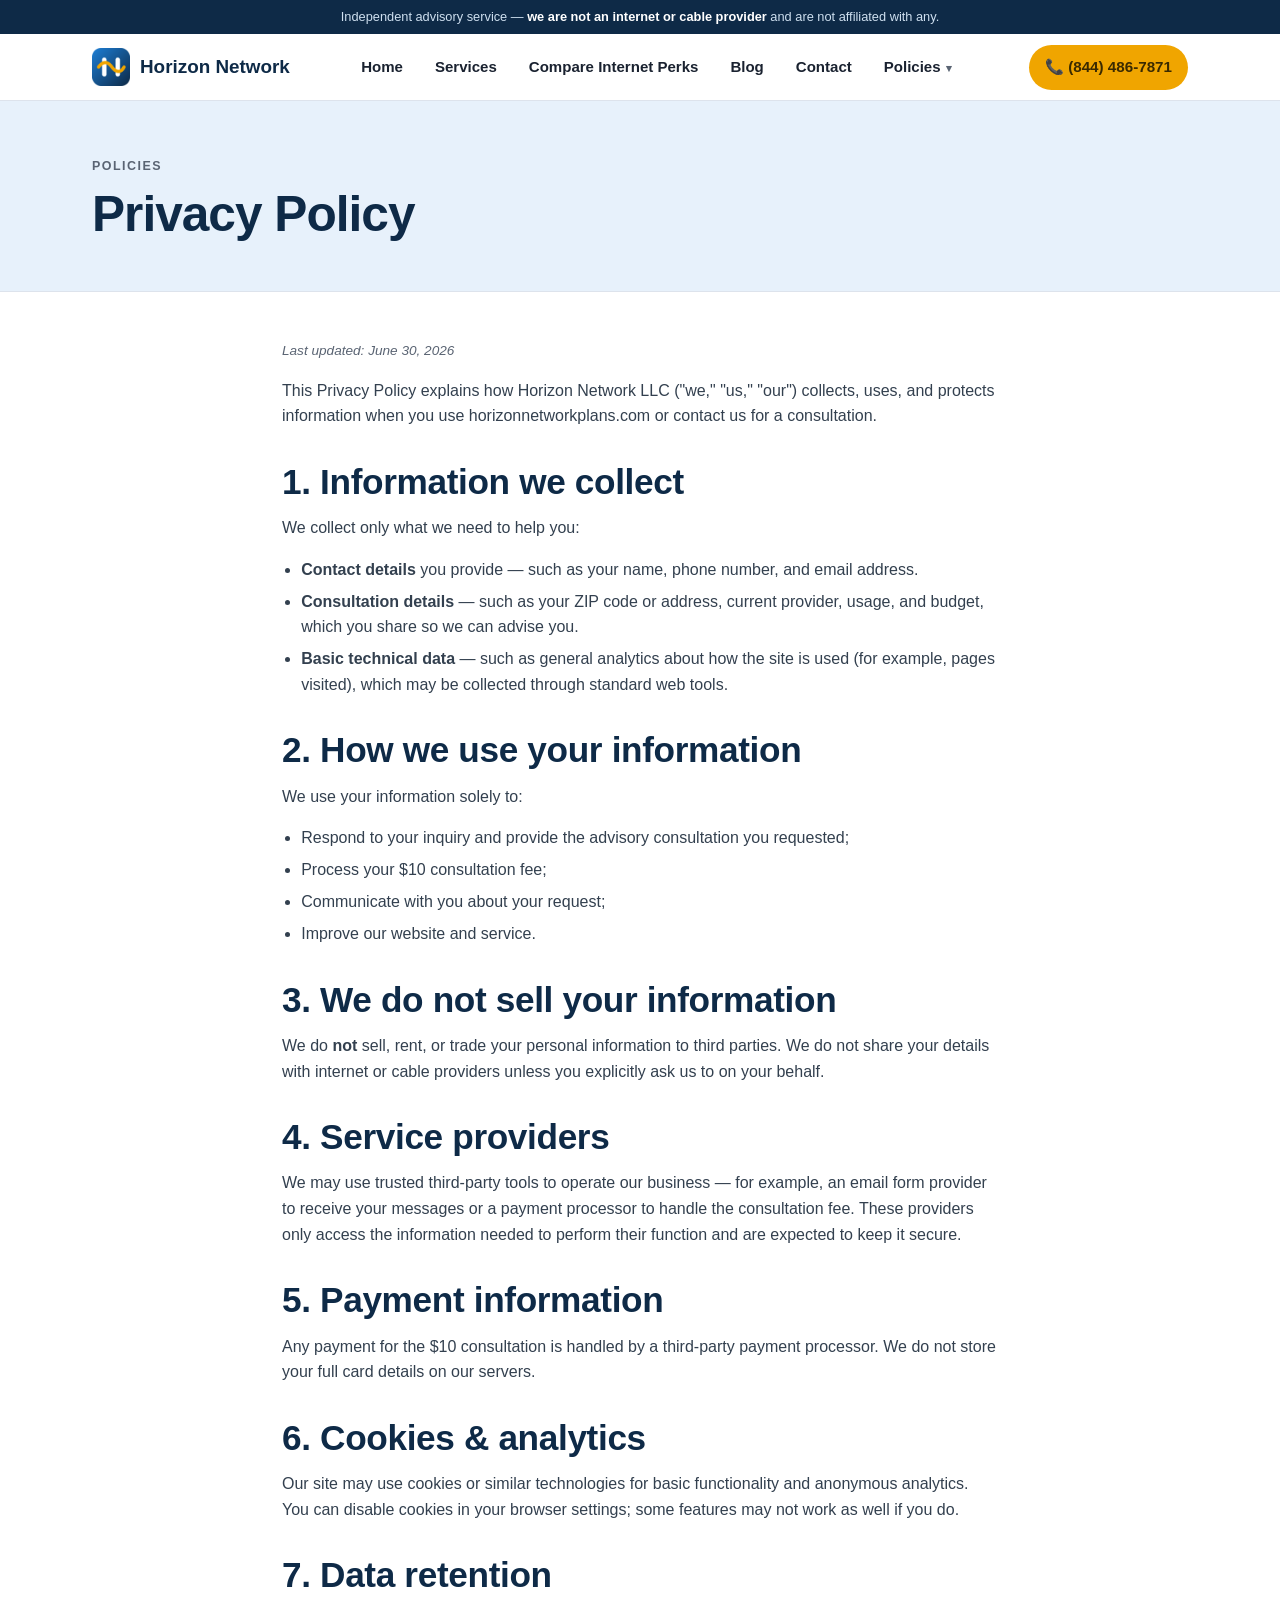
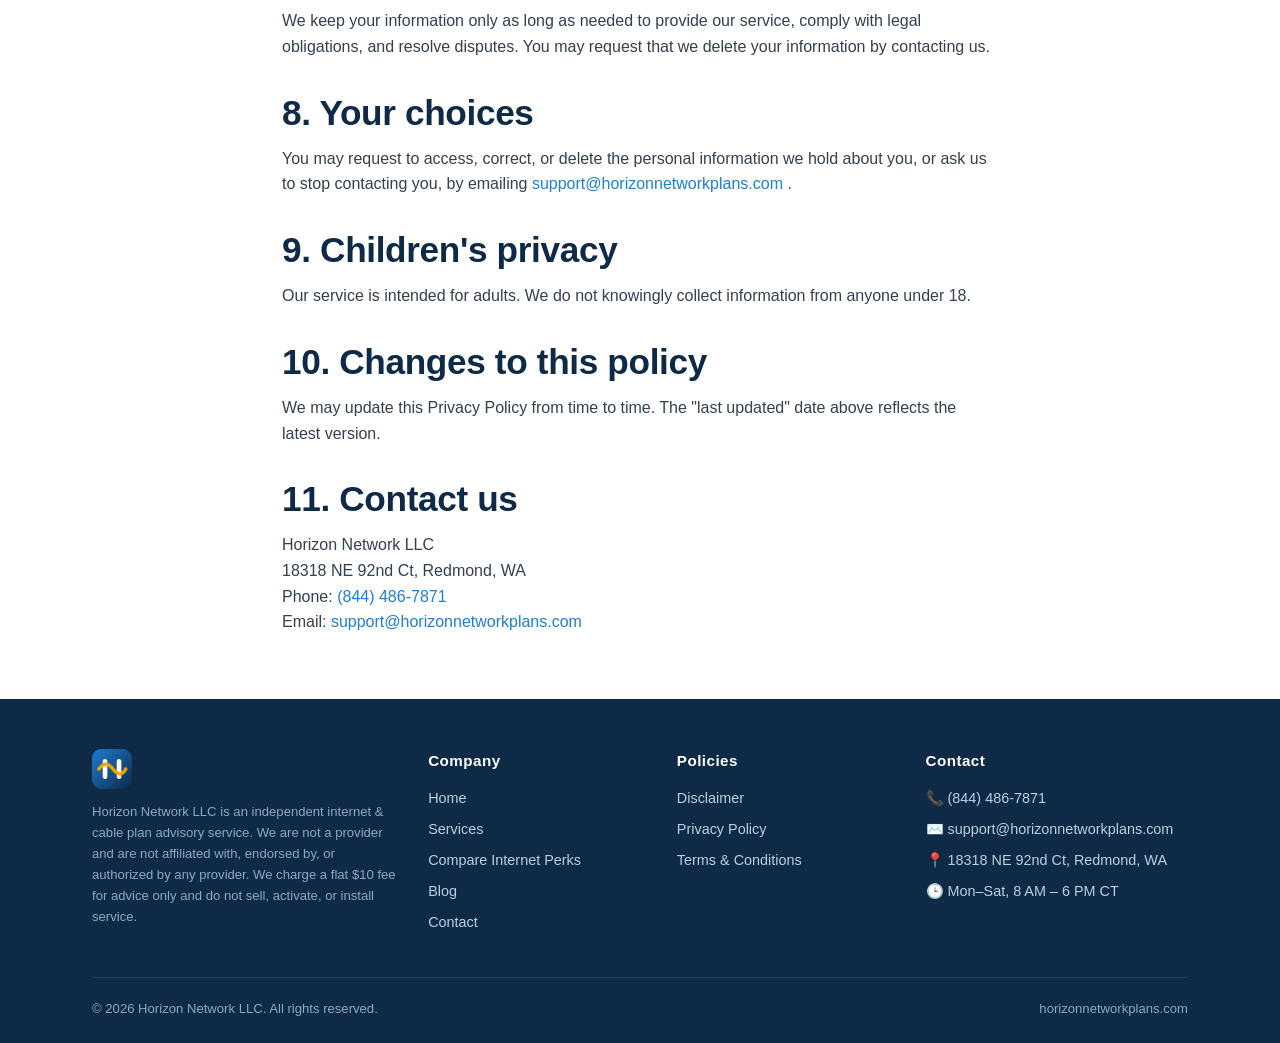
<file: privacy.html>
<!DOCTYPE html>
<html lang="en">

<head>
  <meta charset="UTF-8">
  <meta name="viewport" content="width=device-width, initial-scale=1.0">
  <title>Privacy Policy | Horizon Network LLC</title>
  <meta name="description"
    content="How Horizon Network LLC collects, uses, and protects your information. We do not sell your data.">
  <link rel="canonical" href="https://horizonnetworkplans.com /privacy.html">
  <meta name="robots" content="index,follow">
  <link rel="stylesheet" href="style.css">
  <link rel="icon" href="assets/favicon-16.png" sizes="any">
  <link rel="icon" type="image/svg+xml" href="assets/icon.svg">
  <link rel="apple-touch-icon" href="apple-touch-icon.png">
  <link rel="manifest" href="site.webmanifest">
  <meta name="theme-color" content="#0e2a47">
</head>

<body>
  <div class="topbar">Independent advisory service — <b>we are not an internet or cable provider</b> and are not
    affiliated with any.</div>
  <header>
    <div class="wrap">
      <nav>
        <a href="index.html" class="brand"><img src="assets/icon-192.png" alt="Horizon Network" class="logo-img">Horizon
          Network</a>
        <ul class="menu" id="menu">
          <li><a href="index.html">Home</a></li>
          <li><a href="services.html">Services</a></li>
          <li><a href="compare.html">Compare Internet Perks</a></li>
          <li><a href="blog.html">Blog</a></li>
          <li><a href="contact.html">Contact</a></li>
          <li class="has-sub"><a href="#">Policies</a>
            <ul class="submenu">
              <li><a href="disclaimer.html">Disclaimer</a></li>
              <li><a href="privacy.html">Privacy Policy</a></li>
              <li><a href="terms.html">Terms &amp; Conditions</a></li>
            </ul>
          </li>
        </ul>
        <a href="tel:+18444867871" class="nav-call">📞 (844) 486-7871</a>
        <button class="burger" id="burger" aria-label="Menu">☰</button>
      </nav>
    </div>
  </header>
  <div class="page-head">
    <div class="wrap">
      <p class="eyebrow">Policies</p>
      <h1>Privacy Policy</h1>
    </div>
  </div>
  <article class="prose">

    <p class="updated">Last updated: June 30, 2026</p>
    <p>This Privacy Policy explains how Horizon Network LLC ("we," "us," "our") collects, uses, and protects information
      when you use horizonnetworkplans.com or contact us for a consultation.</p>

    <h2>1. Information we collect</h2>
    <p>We collect only what we need to help you:</p>
    <ul>
      <li><strong>Contact details</strong> you provide — such as your name, phone number, and email address.</li>
      <li><strong>Consultation details</strong> — such as your ZIP code or address, current provider, usage, and budget,
        which you share so we can advise you.</li>
      <li><strong>Basic technical data</strong> — such as general analytics about how the site is used (for example,
        pages visited), which may be collected through standard web tools.</li>
    </ul>

    <h2>2. How we use your information</h2>
    <p>We use your information solely to:</p>
    <ul>
      <li>Respond to your inquiry and provide the advisory consultation you requested;</li>
      <li>Process your $10 consultation fee;</li>
      <li>Communicate with you about your request;</li>
      <li>Improve our website and service.</li>
    </ul>

    <h2>3. We do not sell your information</h2>
    <p>We do <strong>not</strong> sell, rent, or trade your personal information to third parties. We do not share your
      details with internet or cable providers unless you explicitly ask us to on your behalf.</p>

    <h2>4. Service providers</h2>
    <p>We may use trusted third-party tools to operate our business — for example, an email form provider to receive
      your messages or a payment processor to handle the consultation fee. These providers only access the information
      needed to perform their function and are expected to keep it secure.</p>

    <h2>5. Payment information</h2>
    <p>Any payment for the $10 consultation is handled by a third-party payment processor. We do not store your full
      card details on our servers.</p>

    <h2>6. Cookies &amp; analytics</h2>
    <p>Our site may use cookies or similar technologies for basic functionality and anonymous analytics. You can disable
      cookies in your browser settings; some features may not work as well if you do.</p>

    <h2>7. Data retention</h2>
    <p>We keep your information only as long as needed to provide our service, comply with legal obligations, and
      resolve disputes. You may request that we delete your information by contacting us.</p>

    <h2>8. Your choices</h2>
    <p>You may request to access, correct, or delete the personal information we hold about you, or ask us to stop
      contacting you, by emailing <a href="mailto:support@horizonnetworkplans.com ">support@horizonnetworkplans.com
      </a>.
    </p>

    <h2>9. Children's privacy</h2>
    <p>Our service is intended for adults. We do not knowingly collect information from anyone under 18.</p>

    <h2>10. Changes to this policy</h2>
    <p>We may update this Privacy Policy from time to time. The "last updated" date above reflects the latest version.
    </p>

    <h2>11. Contact us</h2>
    <p>Horizon Network LLC<br>18318 NE 92nd Ct, Redmond, WA<br>Phone: <a href="tel:+18444867871">(844) 486-7871</a><br>Email: <a href="mailto:support@horizonnetworkplans.com ">support@horizonnetworkplans.com </a>
    </p>

  </article>
  <footer>
    <div class="wrap">
      <div class="foot-grid">
        <div class="foot-brand"><a href="index.html" class="brand"><img src="assets/icon-192.png" alt="Horizon Network"
              class="logo-img"></a>
          <p class="foot-disc">Horizon Network LLC is an independent internet &amp; cable plan advisory service. We are
            not a provider and are not affiliated with, endorsed by, or authorized by any provider. We charge a flat $10
            fee for advice only and do not sell, activate, or install service.</p>
        </div>
        <div>
          <h4>Company</h4>
          <ul>
            <li><a href="index.html">Home</a></li>
            <li><a href="services.html">Services</a></li>
            <li><a href="compare.html">Compare Internet Perks</a></li>
            <li><a href="blog.html">Blog</a></li>
            <li><a href="contact.html">Contact</a></li>
          </ul>
        </div>
        <div>
          <h4>Policies</h4>
          <ul>
            <li><a href="disclaimer.html">Disclaimer</a></li>
            <li><a href="privacy.html">Privacy Policy</a></li>
            <li><a href="terms.html">Terms &amp; Conditions</a></li>
          </ul>
        </div>
        <div>
          <h4>Contact</h4>
          <ul>
            <li>📞 <a href="tel:+18444867871">(844) 486-7871</a></li>
            <li>✉️ <a href="mailto:support@horizonnetworkplans.com ">support@horizonnetworkplans.com </a></li>
            <li>📍 18318 NE 92nd Ct, Redmond, WA</li>
            <li>🕒 Mon–Sat, 8 AM – 6 PM CT</li>
          </ul>
        </div>
      </div>
      <div class="foot-bottom"><span>© 2026 Horizon Network LLC. All rights
          reserved.</span><span>horizonnetworkplans.com </span></div>
    </div>
  </footer>
  <div class="callbar">
    <div class="cb-info"><b>Independent plan advisor</b><span>Flat $10 · Mon–Sat 8 AM–6 PM CT</span></div><a
      href="tel:+18444867871">📞 Call now</a>
  </div>
  <script>document.getElementById('burger').addEventListener('click', () => document.getElementById('menu').classList.toggle('open'));</script>
</body>

</html>
</file>
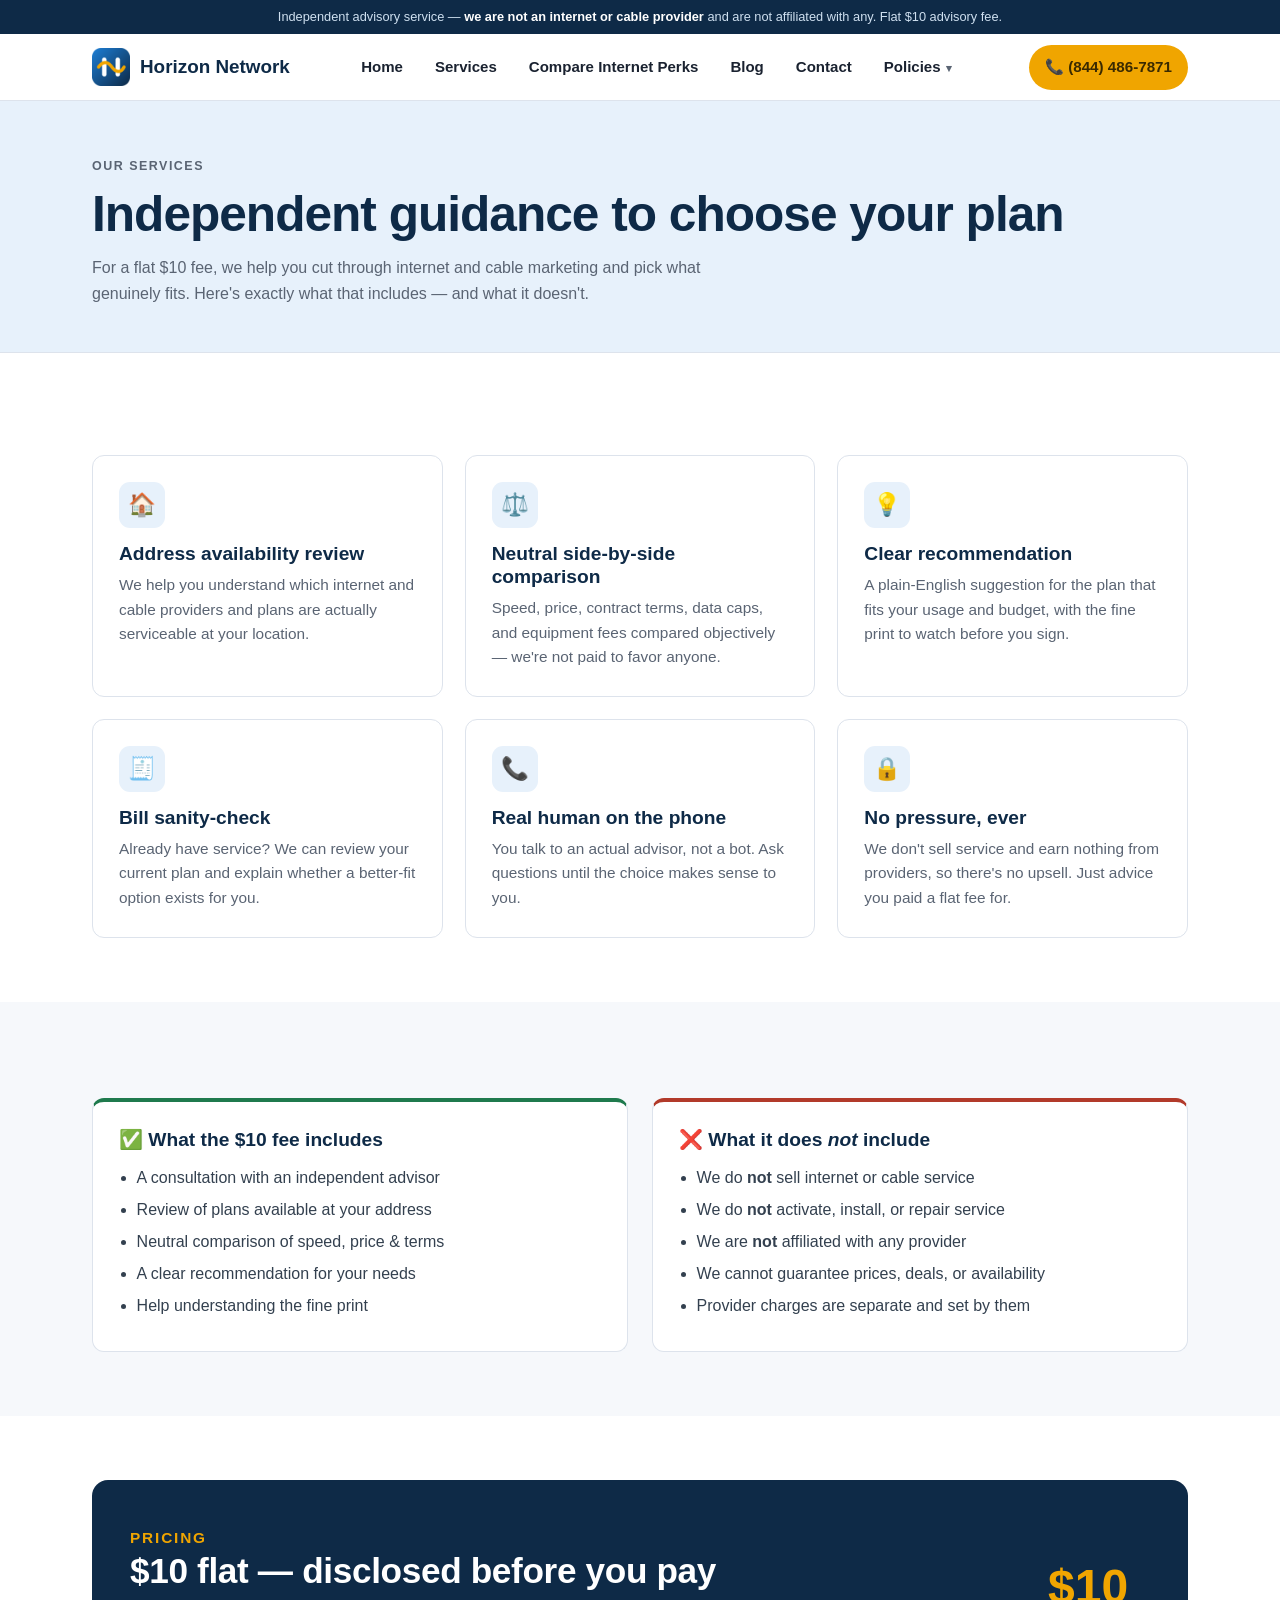
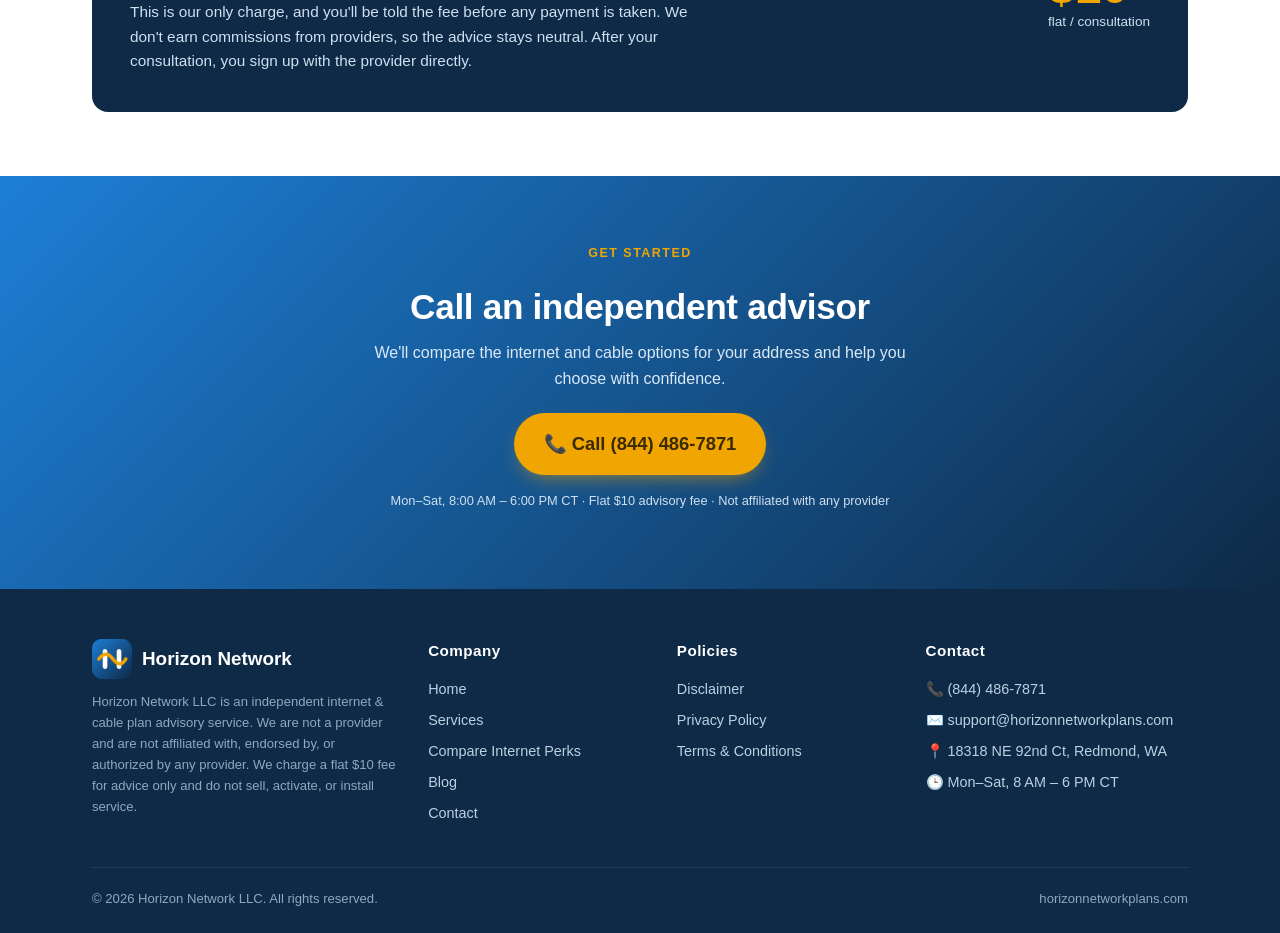
<file: services.html>
<!DOCTYPE html>
<html lang="en">

<head>
  <meta charset="UTF-8">
  <meta name="viewport" content="width=device-width, initial-scale=1.0">
  <title>Our Services & $10 Flat Fee | Horizon Network LLC</title>
  <meta name="description"
    content="What our $10 internet & cable plan consultation includes — and what it doesn't. Independent advice only. We are not a provider and not affiliated with any.">
  <link rel="canonical" href="https://horizonnetworkplans.com /services.html">
  <meta property="og:title" content="Our Services & $10 Flat Fee | Horizon Network LLC">
  <meta property="og:url" content="https://horizonnetworkplans.com /services.html">
  <link rel="stylesheet" href="style.css">
  <link rel="icon" href="assets/favicon-16.png" sizes="any">
  <link rel="icon" type="image/svg+xml" href="assets/icon.svg">
  <link rel="apple-touch-icon" href="apple-touch-icon.png">
  <link rel="manifest" href="site.webmanifest">
  <meta name="theme-color" content="#0e2a47">
</head>

<body>
  <div class="topbar">Independent advisory service — <b>we are not an internet or cable provider</b> and are not
    affiliated with any. Flat $10 advisory fee.</div>
  <header>
    <div class="wrap">
      <nav>
        <a href="index.html" class="brand"><img src="assets/icon-192.png" alt="Horizon Network" class="logo-img">Horizon
          Network</a>
        <ul class="menu" id="menu">
          <li><a href="index.html">Home</a></li>
          <li><a href="services.html">Services</a></li>
          <li><a href="compare.html">Compare Internet Perks</a></li>
          <li><a href="blog.html">Blog</a></li>
          <li><a href="contact.html">Contact</a></li>
          <li class="has-sub"><a href="#">Policies</a>
            <ul class="submenu">
              <li><a href="disclaimer.html">Disclaimer</a></li>
              <li><a href="privacy.html">Privacy Policy</a></li>
              <li><a href="terms.html">Terms &amp; Conditions</a></li>
            </ul>
          </li>
        </ul>
        <a href="tel:+18444867871" class="nav-call">📞 (844) 486-7871</a>
        <button class="burger" id="burger" aria-label="Menu">☰</button>
      </nav>
    </div>
  </header>

  <div class="page-head">
    <div class="wrap">
      <p class="eyebrow">Our services</p>
      <h1>Independent guidance to choose your plan</h1>
      <p>For a flat $10 fee, we help you cut through internet and cable marketing and pick what genuinely fits. Here's
        exactly what that includes — and what it doesn't.</p>
    </div>
  </div>

  <section class="block">
    <div class="wrap">
      <div class="grid-3">
        <div class="card">
          <div class="ic">🏠</div>
          <h3>Address availability review</h3>
          <p>We help you understand which internet and cable providers and plans are actually serviceable at your
            location.</p>
        </div>
        <div class="card">
          <div class="ic">⚖️</div>
          <h3>Neutral side-by-side comparison</h3>
          <p>Speed, price, contract terms, data caps, and equipment fees compared objectively — we're not paid to favor
            anyone.</p>
        </div>
        <div class="card">
          <div class="ic">💡</div>
          <h3>Clear recommendation</h3>
          <p>A plain-English suggestion for the plan that fits your usage and budget, with the fine print to watch
            before you sign.</p>
        </div>
        <div class="card">
          <div class="ic">🧾</div>
          <h3>Bill sanity-check</h3>
          <p>Already have service? We can review your current plan and explain whether a better-fit option exists for
            you.</p>
        </div>
        <div class="card">
          <div class="ic">📞</div>
          <h3>Real human on the phone</h3>
          <p>You talk to an actual advisor, not a bot. Ask questions until the choice makes sense to you.</p>
        </div>
        <div class="card">
          <div class="ic">🔒</div>
          <h3>No pressure, ever</h3>
          <p>We don't sell service and earn nothing from providers, so there's no upsell. Just advice you paid a flat
            fee for.</p>
        </div>
      </div>
    </div>
  </section>

  <section class="block bg-soft">
    <div class="wrap">
      <div class="grid-2">
        <div class="card" style="border-top:4px solid var(--ok)">
          <h3>✅ What the $10 fee includes</h3>
          <ul class="prose" style="padding:0;margin:14px 0 0 1.1rem">
            <li>A consultation with an independent advisor</li>
            <li>Review of plans available at your address</li>
            <li>Neutral comparison of speed, price &amp; terms</li>
            <li>A clear recommendation for your needs</li>
            <li>Help understanding the fine print</li>
          </ul>
        </div>
        <div class="card" style="border-top:4px solid var(--err)">
          <h3>❌ What it does <em>not</em> include</h3>
          <ul class="prose" style="padding:0;margin:14px 0 0 1.1rem">
            <li>We do <strong>not</strong> sell internet or cable service</li>
            <li>We do <strong>not</strong> activate, install, or repair service</li>
            <li>We are <strong>not</strong> affiliated with any provider</li>
            <li>We cannot guarantee prices, deals, or availability</li>
            <li>Provider charges are separate and set by them</li>
          </ul>
        </div>
      </div>
    </div>
  </section>

  <section class="block">
    <div class="wrap">
      <div class="fee-box">
        <div>
          <p class="eyebrow" style="color:var(--amber)">Pricing</p>
          <h2>$10 flat — disclosed before you pay</h2>
          <p>This is our only charge, and you'll be told the fee before any payment is taken. We don't earn commissions
            from providers, so the advice stays neutral. After your consultation, you sign up with the provider
            directly.</p>
        </div>
        <div class="price">$10<small>flat / consultation</small></div>
      </div>
    </div>
  </section>

  <section class="callband">
    <p class="eyebrow" style="color:var(--amber)">Get started</p>
    <h2>Call an independent advisor</h2>
    <p>We'll compare the internet and cable options for your address and help you choose with confidence.</p>
    <a href="tel:+18444867871" class="btn btn-call">📞 Call (844) 486-7871</a>
    <p class="micro">Mon–Sat, 8:00 AM – 6:00 PM CT · Flat $10 advisory fee · Not affiliated with any provider</p>
  </section>

  <footer>
    <div class="wrap">
      <div class="foot-grid">
        <div class="foot-brand"><a href="index.html" class="brand"><img src="assets/icon-192.png" alt="Horizon Network"
              class="logo-img">Horizon Network</a>
          <p class="foot-disc">Horizon Network LLC is an independent internet &amp; cable plan advisory service. We are
            not a provider and are not affiliated with, endorsed by, or authorized by any provider. We charge a flat $10
            fee for advice only and do not sell, activate, or install service.</p>
        </div>
        <div>
          <h4>Company</h4>
          <ul>
            <li><a href="index.html">Home</a></li>
            <li><a href="services.html">Services</a></li>
            <li><a href="compare.html">Compare Internet Perks</a></li>
            <li><a href="blog.html">Blog</a></li>
            <li><a href="contact.html">Contact</a></li>
          </ul>
        </div>
        <div>
          <h4>Policies</h4>
          <ul>
            <li><a href="disclaimer.html">Disclaimer</a></li>
            <li><a href="privacy.html">Privacy Policy</a></li>
            <li><a href="terms.html">Terms &amp; Conditions</a></li>
          </ul>
        </div>
        <div>
          <h4>Contact</h4>
          <ul>
            <li>📞 <a href="tel:+18444867871">(844) 486-7871</a></li>
            <li>✉️ <a href="mailto:support@horizonnetworkplans.com ">support@horizonnetworkplans.com </a></li>
            <li>📍 18318 NE 92nd Ct, Redmond, WA</li>
            <li>🕒 Mon–Sat, 8 AM – 6 PM CT</li>
          </ul>
        </div>
      </div>
      <div class="foot-bottom"><span>© 2026 Horizon Network LLC. All rights
          reserved.</span><span>horizonnetworkplans.com </span></div>
    </div>
  </footer>

  <div class="callbar">
    <div class="cb-info"><b>Independent plan advisor</b><span>Flat $10 · Mon–Sat 8 AM–6 PM CT</span></div><a
      href="tel:+18444867871">📞 Call now</a>
  </div>
  <script>document.getElementById('burger').addEventListener('click', () => document.getElementById('menu').classList.toggle('open'));</script>
</body>

</html>
</file>
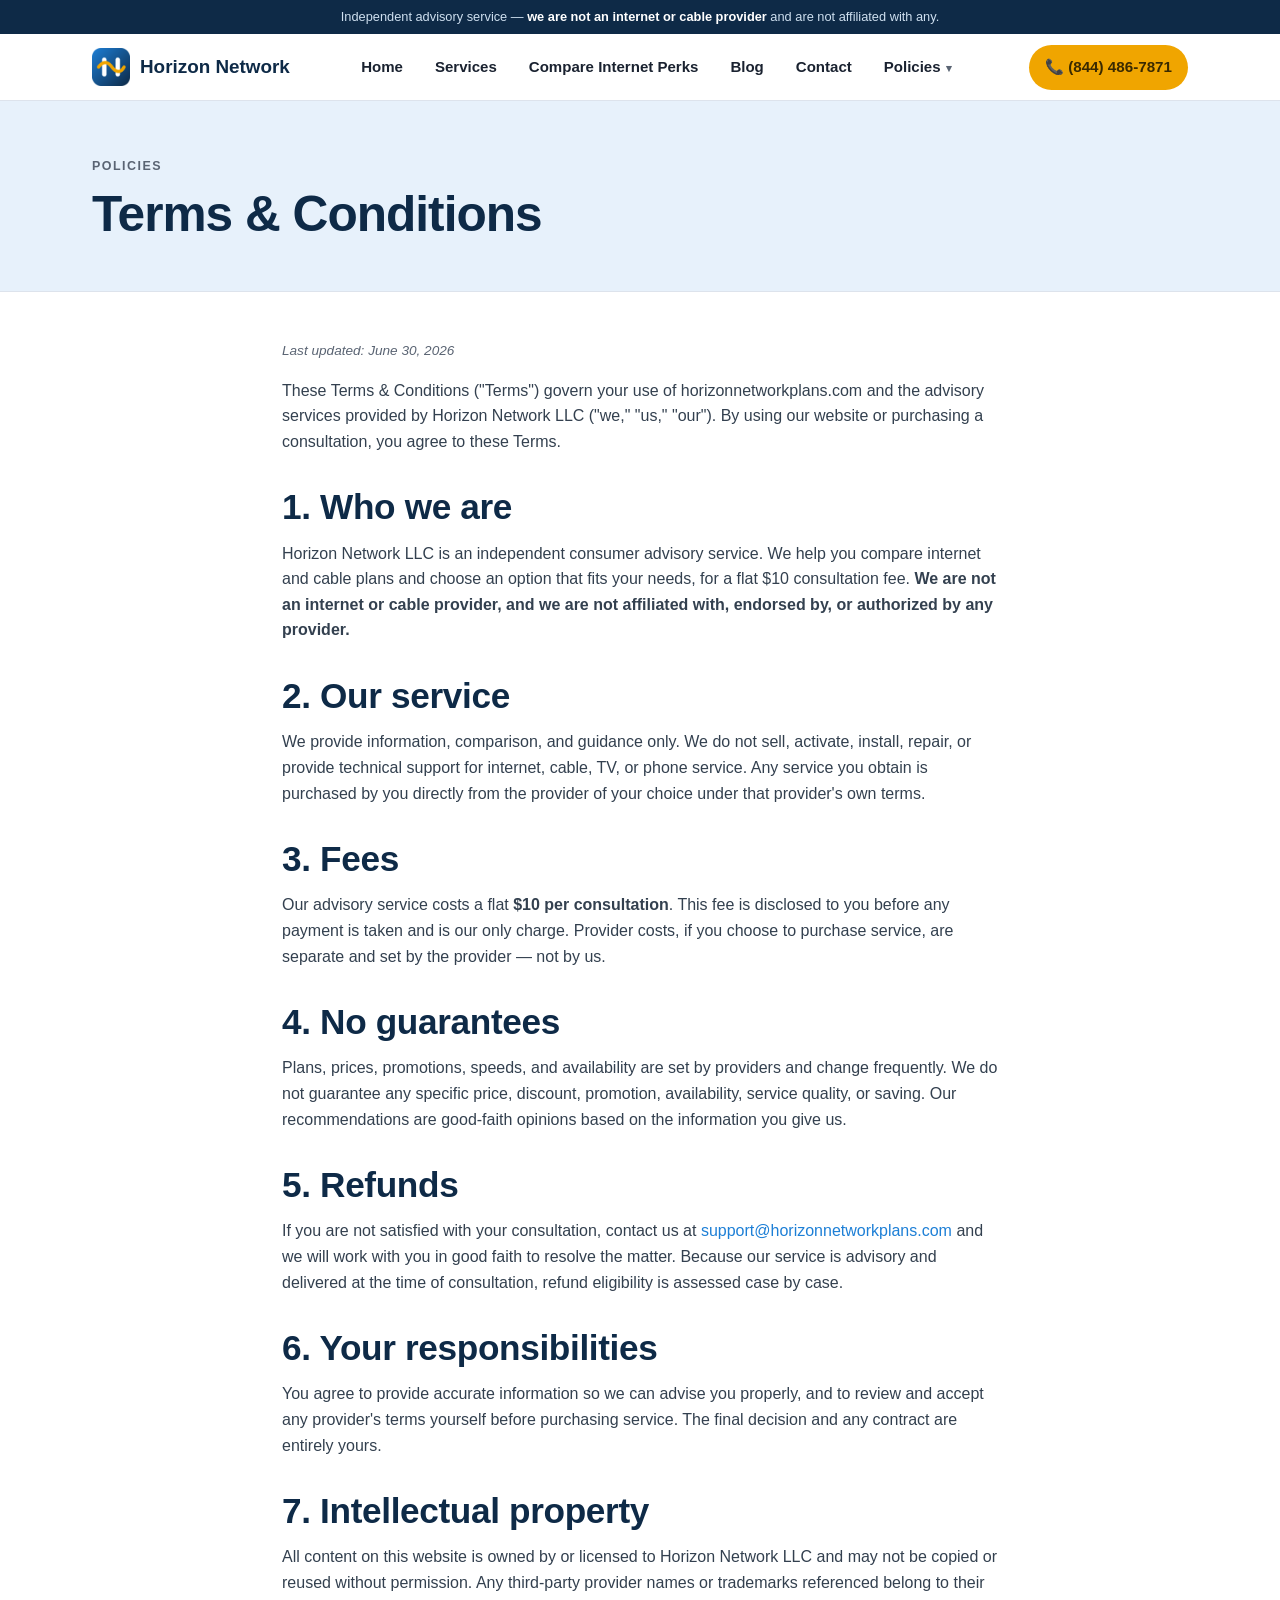
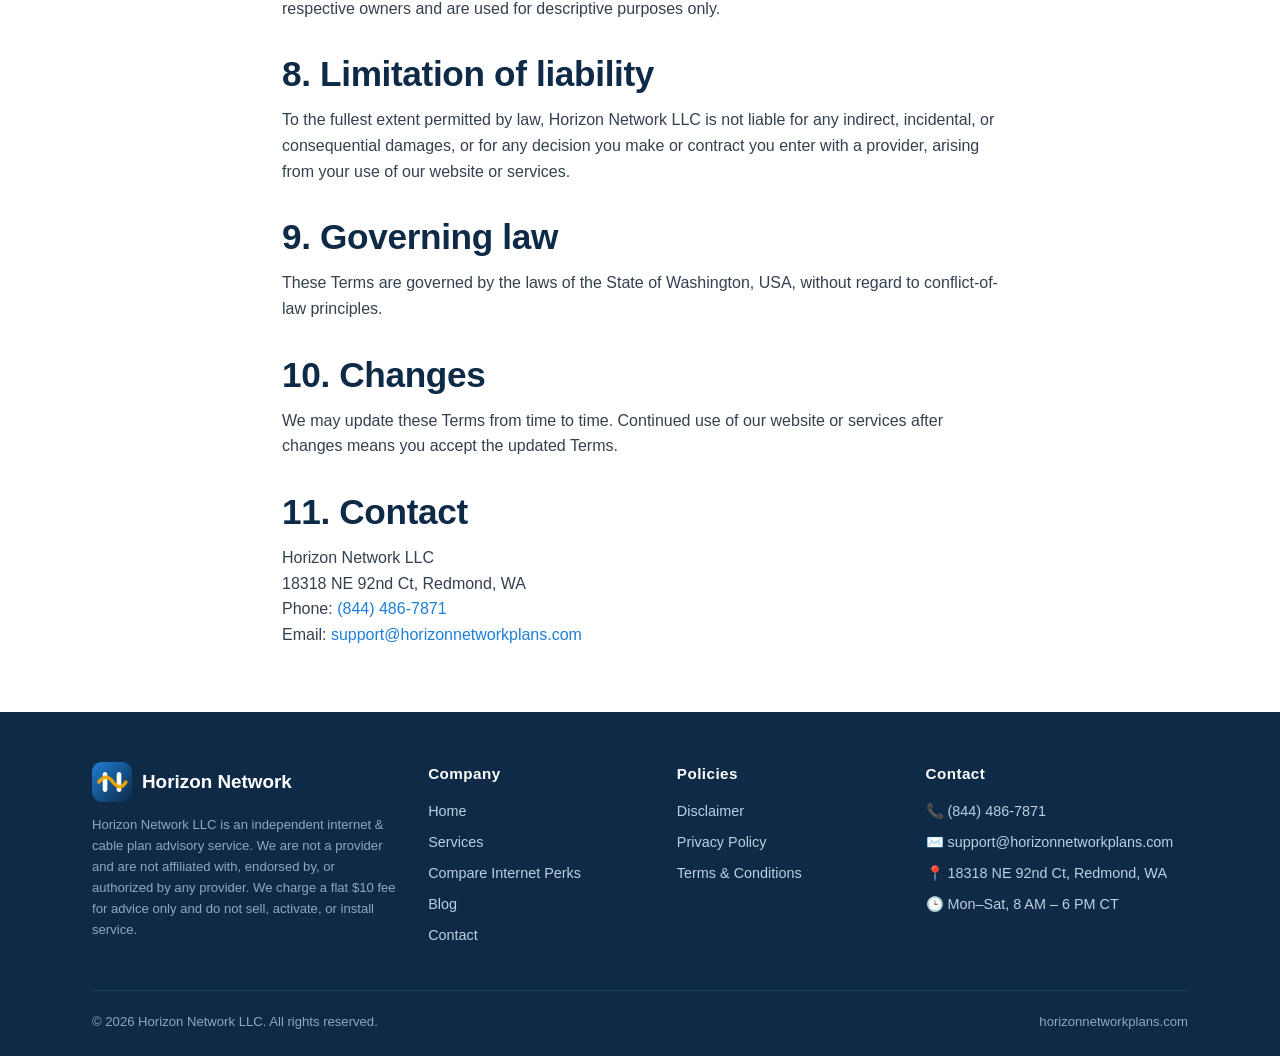
<file: terms.html>
<!DOCTYPE html>
<html lang="en">

<head>
  <meta charset="UTF-8">
  <meta name="viewport" content="width=device-width, initial-scale=1.0">
  <title>Terms & Conditions | Horizon Network LLC</title>
  <meta name="description"
    content="Terms governing Horizon Network LLC advisory services. Independent advice only, flat $10 fee, not affiliated with any provider.">
  <link rel="canonical" href="https://horizonnetworkplans.com /terms.html">
  <meta name="robots" content="index,follow">
  <link rel="stylesheet" href="style.css">
  <link rel="icon" href="assets/favicon-16.png" sizes="any">
  <link rel="icon" type="image/svg+xml" href="assets/icon.svg">
  <link rel="apple-touch-icon" href="apple-touch-icon.png">
  <link rel="manifest" href="site.webmanifest">
  <meta name="theme-color" content="#0e2a47">
</head>

<body>
  <div class="topbar">Independent advisory service — <b>we are not an internet or cable provider</b> and are not
    affiliated with any.</div>
  <header>
    <div class="wrap">
      <nav>
        <a href="index.html" class="brand"><img src="assets/icon-192.png" alt="Horizon Network" class="logo-img">Horizon
          Network</a>
        <ul class="menu" id="menu">
          <li><a href="index.html">Home</a></li>
          <li><a href="services.html">Services</a></li>
          <li><a href="compare.html">Compare Internet Perks</a></li>
          <li><a href="blog.html">Blog</a></li>
          <li><a href="contact.html">Contact</a></li>
          <li class="has-sub"><a href="#">Policies</a>
            <ul class="submenu">
              <li><a href="disclaimer.html">Disclaimer</a></li>
              <li><a href="privacy.html">Privacy Policy</a></li>
              <li><a href="terms.html">Terms &amp; Conditions</a></li>
            </ul>
          </li>
        </ul>
        <a href="tel:+18444867871" class="nav-call">📞 (844) 486-7871</a>
        <button class="burger" id="burger" aria-label="Menu">☰</button>
      </nav>
    </div>
  </header>
  <div class="page-head">
    <div class="wrap">
      <p class="eyebrow">Policies</p>
      <h1>Terms & Conditions</h1>
    </div>
  </div>
  <article class="prose">

    <p class="updated">Last updated: June 30, 2026</p>
    <p>These Terms &amp; Conditions ("Terms") govern your use of horizonnetworkplans.com and the advisory services
      provided by Horizon Network LLC ("we," "us," "our"). By using our website or purchasing a consultation, you agree
      to these Terms.</p>

    <h2>1. Who we are</h2>
    <p>Horizon Network LLC is an independent consumer advisory service. We help you compare internet and cable plans and
      choose an option that fits your needs, for a flat $10 consultation fee. <strong>We are not an internet or cable
        provider, and we are not affiliated with, endorsed by, or authorized by any provider.</strong></p>

    <h2>2. Our service</h2>
    <p>We provide information, comparison, and guidance only. We do not sell, activate, install, repair, or provide
      technical support for internet, cable, TV, or phone service. Any service you obtain is purchased by you directly
      from the provider of your choice under that provider's own terms.</p>

    <h2>3. Fees</h2>
    <p>Our advisory service costs a flat <strong>$10 per consultation</strong>. This fee is disclosed to you before any
      payment is taken and is our only charge. Provider costs, if you choose to purchase service, are separate and set
      by the provider — not by us.</p>

    <h2>4. No guarantees</h2>
    <p>Plans, prices, promotions, speeds, and availability are set by providers and change frequently. We do not
      guarantee any specific price, discount, promotion, availability, service quality, or saving. Our recommendations
      are good-faith opinions based on the information you give us.</p>

    <h2>5. Refunds</h2>
    <p>If you are not satisfied with your consultation, contact us at <a
        href="mailto:support@horizonnetworkplans.com ">support@horizonnetworkplans.com </a> and we will work with you in
      good faith to resolve the matter. Because our service is advisory and delivered at the time of consultation,
      refund eligibility is assessed case by case.</p>

    <h2>6. Your responsibilities</h2>
    <p>You agree to provide accurate information so we can advise you properly, and to review and accept any provider's
      terms yourself before purchasing service. The final decision and any contract are entirely yours.</p>

    <h2>7. Intellectual property</h2>
    <p>All content on this website is owned by or licensed to Horizon Network LLC and may not be copied or reused
      without permission. Any third-party provider names or trademarks referenced belong to their respective owners and
      are used for descriptive purposes only.</p>

    <h2>8. Limitation of liability</h2>
    <p>To the fullest extent permitted by law, Horizon Network LLC is not liable for any indirect, incidental, or
      consequential damages, or for any decision you make or contract you enter with a provider, arising from your use
      of our website or services.</p>

    <h2>9. Governing law</h2>
    <p>These Terms are governed by the laws of the State of Washington, USA, without regard to conflict-of-law
      principles.</p>

    <h2>10. Changes</h2>
    <p>We may update these Terms from time to time. Continued use of our website or services after changes means you
      accept the updated Terms.</p>

    <h2>11. Contact</h2>
    <p>Horizon Network LLC<br>18318 NE 92nd Ct, Redmond, WA<br>Phone: <a href="tel:+18444867871">(844) 486-7871</a><br>Email: <a href="mailto:support@horizonnetworkplans.com ">support@horizonnetworkplans.com </a>
    </p>

  </article>
  <footer>
    <div class="wrap">
      <div class="foot-grid">
        <div class="foot-brand"><a href="index.html" class="brand"><img src="assets/icon-192.png" alt="Horizon Network"
              class="logo-img">Horizon Network</a>
          <p class="foot-disc">Horizon Network LLC is an independent internet &amp; cable plan advisory service. We are
            not a provider and are not affiliated with, endorsed by, or authorized by any provider. We charge a flat $10
            fee for advice only and do not sell, activate, or install service.</p>
        </div>
        <div>
          <h4>Company</h4>
          <ul>
            <li><a href="index.html">Home</a></li>
            <li><a href="services.html">Services</a></li>
            <li><a href="compare.html">Compare Internet Perks</a></li>
            <li><a href="blog.html">Blog</a></li>
            <li><a href="contact.html">Contact</a></li>
          </ul>
        </div>
        <div>
          <h4>Policies</h4>
          <ul>
            <li><a href="disclaimer.html">Disclaimer</a></li>
            <li><a href="privacy.html">Privacy Policy</a></li>
            <li><a href="terms.html">Terms &amp; Conditions</a></li>
          </ul>
        </div>
        <div>
          <h4>Contact</h4>
          <ul>
            <li>📞 <a href="tel:+18444867871">(844) 486-7871</a></li>
            <li>✉️ <a href="mailto:support@horizonnetworkplans.com ">support@horizonnetworkplans.com </a></li>
            <li>📍 18318 NE 92nd Ct, Redmond, WA</li>
            <li>🕒 Mon–Sat, 8 AM – 6 PM CT</li>
          </ul>
        </div>
      </div>
      <div class="foot-bottom"><span>© 2026 Horizon Network LLC. All rights
          reserved.</span><span>horizonnetworkplans.com </span></div>
    </div>
  </footer>
  <div class="callbar">
    <div class="cb-info"><b>Independent plan advisor</b><span>Flat $10 · Mon–Sat 8 AM–6 PM CT</span></div><a
      href="tel:+18444867871">📞 Call now</a>
  </div>
  <script>document.getElementById('burger').addEventListener('click', () => document.getElementById('menu').classList.toggle('open'));</script>
</body>

</html>
</file>
<file: style.css>
/* Horizon Network LLC — horizonnetworkplans.com  */
:root{
  --navy:#0e2a47;
  --navy-2:#163a5f;
  --sky:#1d7fd6;
  --sky-soft:#e7f1fb;
  --amber:#f0a500;
  --ink:#1a2230;
  --slate:#5a6473;
  --line:#dde3ec;
  --bg:#ffffff;
  --bg-soft:#f6f8fb;
  --ok:#1f7a4d;
  --err:#b23a2a;
  --radius:12px;
  --maxw:1140px;
  --shadow:0 10px 30px -16px rgba(14,42,71,.35);
  --font:-apple-system,BlinkMacSystemFont,"Segoe UI",Roboto,Helvetica,Arial,sans-serif;
  --serif:Georgia,"Times New Roman",serif;
}
*{margin:0;padding:0;box-sizing:border-box}
html{scroll-behavior:smooth}
body{font-family:var(--font);color:var(--ink);background:var(--bg);line-height:1.6;-webkit-font-smoothing:antialiased}
.wrap{max-width:var(--maxw);margin:0 auto;padding:0 22px}
a{color:var(--sky);text-decoration:none}
a:hover{text-decoration:underline}
img{max-width:100%;display:block}
h1,h2,h3{line-height:1.2;color:var(--navy)}
h1{font-size:clamp(2rem,5vw,3.1rem);letter-spacing:-.02em}
h2{font-size:clamp(1.5rem,3.5vw,2.2rem);letter-spacing:-.01em}
h3{font-size:1.2rem}
p{margin:0 0 1rem}
.eyebrow{font-size:.78rem;font-weight:700;letter-spacing:.12em;text-transform:uppercase;color:var(--sky)}

/* top compliance bar */
.topbar{background:var(--navy);color:#cfe0f0;font-size:.8rem;text-align:center;padding:7px 12px}
.topbar b{color:#fff}

/* header */
header{position:sticky;top:0;z-index:100;background:rgba(255,255,255,.96);backdrop-filter:blur(8px);border-bottom:1px solid var(--line)}
nav{display:flex;align-items:center;justify-content:space-between;height:66px}
.brand{display:flex;align-items:center;gap:10px;font-weight:800;font-size:1.18rem;color:var(--navy)}
.brand:hover{text-decoration:none}
.brand .mark{width:34px;height:34px;border-radius:8px;background:linear-gradient(135deg,var(--sky),var(--navy));display:grid;place-items:center;color:#fff;font-weight:800;font-size:1rem}
.brand .logo-img{height:38px;width:auto;display:block}
.foot-brand .logo-img{height:40px;width:auto}
.menu{display:flex;align-items:center;gap:6px;list-style:none}
.menu>li{position:relative}
.menu>li>a{display:block;padding:10px 13px;color:var(--ink);font-weight:600;font-size:.94rem;border-radius:8px}
.menu>li>a:hover{background:var(--bg-soft);text-decoration:none}
.menu .has-sub>a::after{content:"▾";margin-left:5px;font-size:.7rem;color:var(--slate)}
.submenu{position:absolute;top:100%;left:0;min-width:210px;background:#fff;border:1px solid var(--line);border-radius:10px;box-shadow:var(--shadow);padding:6px;list-style:none;opacity:0;visibility:hidden;transform:translateY(6px);transition:.18s}
.has-sub:hover .submenu,.has-sub:focus-within .submenu{opacity:1;visibility:visible;transform:translateY(0)}
.submenu a{display:block;padding:9px 12px;border-radius:7px;color:var(--ink);font-size:.92rem}
.submenu a:hover{background:var(--sky-soft);text-decoration:none}
.nav-call{display:inline-flex;align-items:center;gap:8px;background:var(--amber);color:#3a2a00;font-weight:800;padding:10px 16px;border-radius:50px;font-size:.95rem;margin-left:6px}
.nav-call:hover{background:#ffb71a;text-decoration:none}
.burger{display:none;background:none;border:none;font-size:1.5rem;cursor:pointer;color:var(--navy)}

/* hero */
.hero{background:linear-gradient(180deg,var(--sky-soft),#fff);padding:60px 0 50px}
.hero-grid{display:grid;grid-template-columns:1.1fr .9fr;gap:48px;align-items:center}
.hero h1 span{color:var(--sky)}
.hero .lead{font-size:1.15rem;color:var(--slate);max-width:520px;margin:18px 0 22px}
.cta-row{display:flex;gap:12px;flex-wrap:wrap;align-items:center}
.btn{display:inline-flex;align-items:center;gap:9px;font-weight:700;border-radius:50px;padding:14px 24px;font-size:1rem;border:none;cursor:pointer;transition:transform .15s,box-shadow .15s}
.btn:hover{text-decoration:none;transform:translateY(-2px)}
.btn-call{background:var(--amber);color:#3a2a00;box-shadow:0 8px 22px -10px rgba(240,165,0,.8);font-size:1.08rem}
.btn-call:hover{background:#ffb71a}
.btn-ghost{background:#fff;color:var(--navy);border:1.5px solid var(--line)}
.fee-pill{display:inline-flex;align-items:center;gap:7px;background:#fff;border:1.5px solid var(--line);border-radius:50px;padding:7px 14px;font-size:.86rem;font-weight:600;color:var(--ink)}
.fee-pill b{color:var(--sky)}
.disc-inline{font-size:.82rem;color:var(--slate);margin-top:16px;max-width:520px}

/* hero card */
.hero-card{background:#fff;border:1px solid var(--line);border-radius:16px;box-shadow:var(--shadow);padding:26px}
.hero-card h3{color:var(--navy);margin-bottom:4px}
.hero-card .sub{color:var(--slate);font-size:.9rem;margin-bottom:18px}
.hc-row{display:flex;gap:12px;align-items:flex-start;padding:12px 0;border-top:1px solid var(--line)}
.hc-row .ic{width:30px;height:30px;border-radius:8px;background:var(--sky-soft);color:var(--sky);display:grid;place-items:center;font-weight:800;flex-shrink:0}
.hc-row div b{display:block;font-size:.95rem;color:var(--navy)}
.hc-row div span{font-size:.86rem;color:var(--slate)}
.hero-card .btn-call{width:100%;justify-content:center;margin-top:18px}

/* sections */
section.block{padding:64px 0}
.bg-soft{background:var(--bg-soft)}
.center{text-align:center}
.center .lead{margin:14px auto 0;max-width:640px;color:var(--slate)}
.grid-3{display:grid;grid-template-columns:repeat(3,1fr);gap:22px;margin-top:38px}
.grid-2{display:grid;grid-template-columns:1fr 1fr;gap:24px;margin-top:32px}
.card{background:#fff;border:1px solid var(--line);border-radius:var(--radius);padding:26px;transition:transform .2s,box-shadow .2s}
.card:hover{transform:translateY(-4px);box-shadow:var(--shadow)}
.card .ic{width:46px;height:46px;border-radius:11px;background:var(--sky-soft);color:var(--sky);display:grid;place-items:center;font-size:1.4rem;margin-bottom:14px}
.card h3{margin-bottom:8px}
.card p{color:var(--slate);font-size:.96rem;margin:0}

/* steps */
.steps{display:grid;grid-template-columns:repeat(4,1fr);gap:20px;margin-top:38px;counter-reset:s}
.stepc{background:#fff;border:1px solid var(--line);border-radius:var(--radius);padding:24px;position:relative}
.stepc::before{counter-increment:s;content:"0" counter(s);font-weight:800;color:var(--sky);font-size:1.4rem;display:block;margin-bottom:10px}
.stepc h3{font-size:1.05rem;margin-bottom:6px}
.stepc p{color:var(--slate);font-size:.9rem;margin:0}

/* fee callout */
.fee-box{background:var(--navy);color:#fff;border-radius:16px;padding:38px;display:flex;justify-content:space-between;align-items:center;gap:28px;flex-wrap:wrap}
.fee-box h2{color:#fff}
.fee-box p{color:#cfe0f0;margin:8px 0 0;max-width:560px;font-size:.96rem}
.fee-box .price{font-size:3rem;font-weight:800;color:var(--amber);line-height:1;white-space:nowrap}
.fee-box .price small{display:block;font-size:.85rem;color:#cfe0f0;font-weight:500;margin-top:4px}

/* compare table */
.table-scroll{overflow-x:auto;margin-top:30px;border:1px solid var(--line);border-radius:var(--radius)}
table.compare{width:100%;border-collapse:collapse;min-width:640px;font-size:.93rem}
table.compare th,table.compare td{padding:13px 16px;text-align:left;border-bottom:1px solid var(--line)}
table.compare thead th{background:var(--navy);color:#fff;font-weight:700}
table.compare tbody tr:nth-child(even){background:var(--bg-soft)}
table.compare td:first-child{font-weight:600;color:var(--navy)}

/* faq */
.faq{margin-top:30px;border:1px solid var(--line);border-radius:var(--radius);overflow:hidden}
.faq details{border-bottom:1px solid var(--line)}
.faq details:last-child{border-bottom:none}
.faq summary{cursor:pointer;padding:18px 22px;font-weight:700;color:var(--navy);list-style:none;display:flex;justify-content:space-between;align-items:center}
.faq summary::-webkit-details-marker{display:none}
.faq summary::after{content:"+";font-size:1.3rem;color:var(--sky)}
.faq details[open] summary::after{content:"−"}
.faq .ans{padding:0 22px 18px;color:var(--slate);font-size:.95rem}

/* call band */
.callband{background:linear-gradient(135deg,var(--sky),var(--navy));color:#fff;text-align:center;padding:56px 22px}
.callband h2{color:#fff}
.callband p{color:#dbe9f7;max-width:560px;margin:12px auto 22px}
.callband .btn-call{font-size:1.15rem;padding:16px 30px}
.callband .micro{font-size:.8rem;color:#cfe0f0;margin-top:16px}

/* content pages */
.page-head{background:var(--sky-soft);padding:46px 0;border-bottom:1px solid var(--line)}
.page-head .eyebrow{margin-bottom:8px}
.page-head p{color:var(--slate);max-width:640px;margin:10px 0 0}
.prose{max-width:760px;margin:0 auto;padding:48px 22px}
.prose h2{margin:32px 0 12px}
.prose h3{margin:24px 0 8px;color:var(--navy-2)}
.prose p,.prose li{color:#33404f}
.prose ul,.prose ol{margin:0 0 1rem 1.2rem}
.prose li{margin-bottom:.4rem}
.prose .updated{color:var(--slate);font-size:.85rem;font-style:italic}
.callout{background:var(--sky-soft);border-left:4px solid var(--sky);border-radius:8px;padding:16px 18px;margin:20px 0;font-size:.95rem}
.callout.warn{background:#fff6e6;border-left-color:var(--amber)}

/* blog */
.post-grid{display:grid;grid-template-columns:repeat(3,1fr);gap:24px;margin-top:38px}
.post-card{background:#fff;border:1px solid var(--line);border-radius:var(--radius);overflow:hidden;transition:transform .2s,box-shadow .2s;display:flex;flex-direction:column}
.post-card:hover{transform:translateY(-4px);box-shadow:var(--shadow)}
.post-card .thumb{height:140px;background:linear-gradient(135deg,var(--sky-soft),var(--sky));display:grid;place-items:center;color:#fff;font-size:2rem;font-weight:800}
.post-card .pc-body{padding:20px;flex:1;display:flex;flex-direction:column}
.post-card .tag{font-size:.72rem;font-weight:700;letter-spacing:.08em;text-transform:uppercase;color:var(--sky)}
.post-card h3{margin:8px 0;font-size:1.08rem}
.post-card p{color:var(--slate);font-size:.9rem;flex:1}
.post-card .read{font-weight:700;font-size:.9rem;margin-top:8px}

/* contact */
.contact-grid{display:grid;grid-template-columns:.9fr 1.1fr;gap:44px;align-items:start;margin-top:8px}
.info-card{background:#fff;border:1px solid var(--line);border-radius:var(--radius);padding:26px;margin-bottom:18px}
.info-card .line{display:flex;gap:12px;align-items:flex-start;padding:10px 0;border-top:1px solid var(--line)}
.info-card .line:first-of-type{border-top:none}
.info-card .line .ic{width:34px;height:34px;border-radius:8px;background:var(--sky-soft);color:var(--sky);display:grid;place-items:center;flex-shrink:0}
.info-card .line b{display:block;color:var(--navy);font-size:.92rem}
.info-card .line span{color:var(--slate);font-size:.9rem}
form{background:#fff;border:1px solid var(--line);border-radius:var(--radius);padding:28px}
.field{margin-bottom:16px}
.field label{display:block;font-size:.84rem;font-weight:700;color:var(--navy);margin-bottom:6px}
.field input,.field select,.field textarea{width:100%;padding:12px 14px;border:1.5px solid var(--line);border-radius:9px;font-family:inherit;font-size:.96rem;color:var(--ink);background:#fff}
.field input:focus,.field select:focus,.field textarea:focus{outline:none;border-color:var(--sky)}
.field textarea{resize:vertical;min-height:110px}
.frow{display:grid;grid-template-columns:1fr 1fr;gap:14px}
form .btn{width:100%;justify-content:center;background:var(--sky);color:#fff;margin-top:4px}
form .btn:hover{background:var(--navy)}
.formnote{font-size:.78rem;color:var(--slate);text-align:center;margin-top:12px}
#formMsg{display:none;margin-top:14px;padding:12px;border-radius:9px;font-size:.9rem;text-align:center}
#formMsg.ok{display:block;background:#e3f3ea;color:var(--ok)}
#formMsg.err{display:block;background:#fbe6e2;color:var(--err)}

/* sticky mobile call bar */
.callbar{position:fixed;left:0;right:0;bottom:0;z-index:200;background:var(--navy);box-shadow:0 -6px 20px -8px rgba(0,0,0,.4);display:none;padding:10px 14px;gap:10px;align-items:center}
.callbar .cb-info{flex:1;color:#fff}
.callbar .cb-info b{display:block;font-size:.86rem}
.callbar .cb-info span{font-size:.74rem;color:#bcd3e8}
.callbar a{background:var(--amber);color:#3a2a00;font-weight:800;padding:11px 18px;border-radius:50px;font-size:.95rem}
.callbar a:hover{text-decoration:none}

/* footer */
footer{background:var(--navy);color:#bcd0e2;padding:50px 0 24px;font-size:.9rem}
.foot-grid{display:grid;grid-template-columns:1.4fr 1fr 1fr 1.2fr;gap:30px}
footer h4{color:#fff;font-size:.95rem;margin-bottom:14px;letter-spacing:.03em}
footer ul{list-style:none}
footer ul li{margin-bottom:8px}
footer a{color:#bcd0e2}
footer a:hover{color:#fff}
.foot-brand .brand{color:#fff;margin-bottom:12px}
.foot-disc{font-size:.82rem;color:#90a8c0;line-height:1.6}
.foot-bottom{border-top:1px solid #1e3e60;margin-top:34px;padding-top:20px;display:flex;justify-content:space-between;flex-wrap:wrap;gap:12px;font-size:.82rem;color:#90a8c0}

@media(max-width:920px){
  .hero-grid,.contact-grid{grid-template-columns:1fr;gap:32px}
  .grid-3,.post-grid,.steps{grid-template-columns:1fr 1fr}
  .foot-grid{grid-template-columns:1fr 1fr}
}
@media(max-width:720px){
  .menu{display:none;position:absolute;top:66px;left:0;right:0;flex-direction:column;background:#fff;border-bottom:1px solid var(--line);padding:10px;gap:2px}
  .menu.open{display:flex}
  .menu>li>a{padding:12px}
  .submenu{position:static;opacity:1;visibility:visible;transform:none;box-shadow:none;border:none;padding-left:14px}
  .nav-call{display:none}
  .burger{display:block}
  .grid-3,.grid-2,.post-grid,.steps,.frow{grid-template-columns:1fr}
  .foot-grid{grid-template-columns:1fr}
  .callbar{display:flex}
  body{padding-bottom:64px}
  .fee-box{flex-direction:column;text-align:center}
}
</file>
